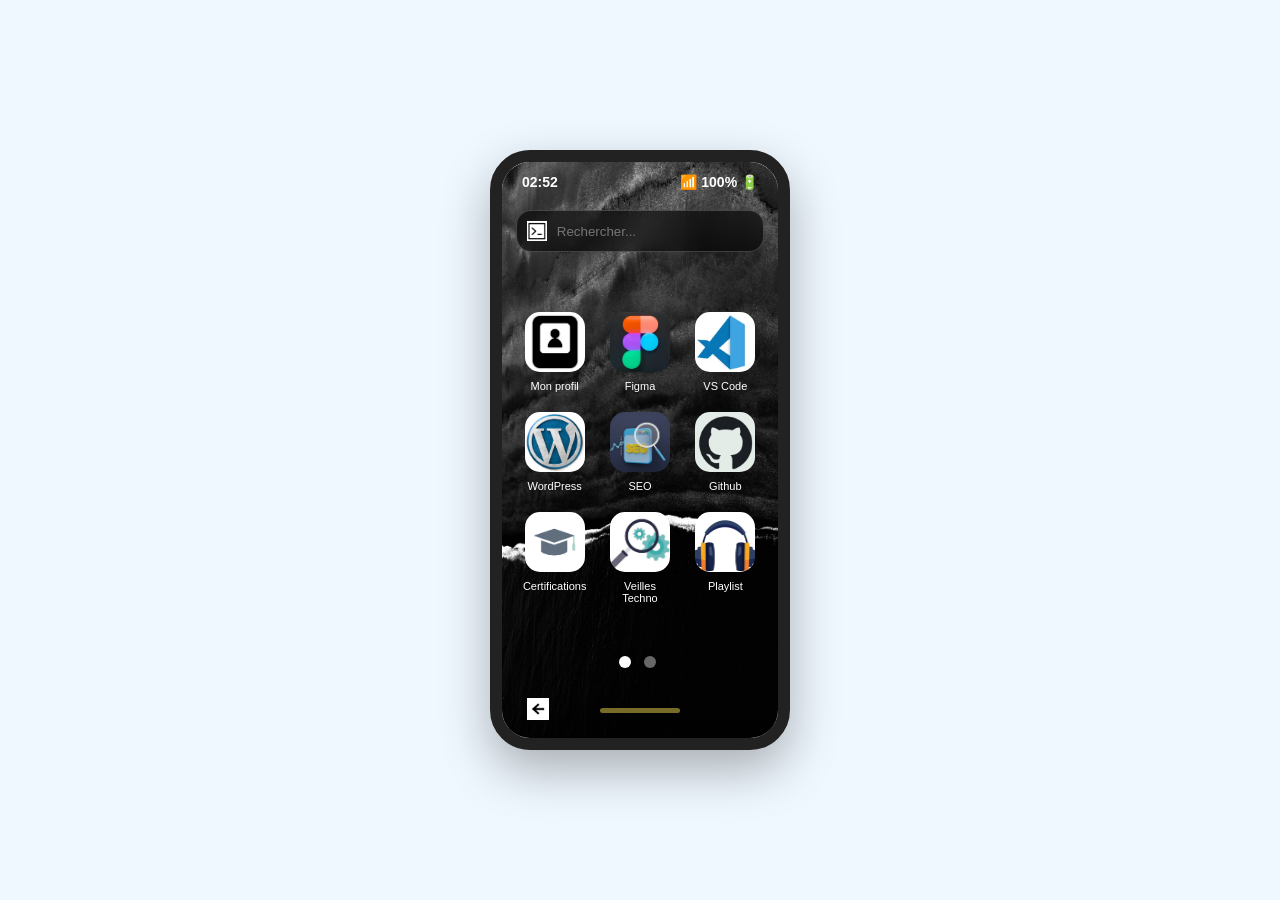
<file: index.html>
<!DOCTYPE html>
<html lang="fr">
<head>
    <meta charset="UTF-8">
    <meta name="viewport" content="width=device-width, initial-scale=1.0">
    <title>Eloise Robert - Portfolio</title>
    <link rel="stylesheet" href="styles.css">

    <meta name="description" content="Développeur web passionné spécialisé en HTML, CSS, JavaScript, WordPress, React.js, Node.js. Découvrez mes projets et mes compétences.">
    <meta name="author" content="Eloise Robert">
    <meta name="robots" content="index, follow">
    
    <meta property="og:type" content="website">
    <meta property="og:url" content="https://portfolio-er.erobert.dev-campus.fr/">
    <meta property="og:title" content="Eloise Robert | Développeur Web & Mobile">
    <meta property="og:description" content="Découvrez mon univers, mes projets web et mon parcours technique.">

</head>
<body>
    <main class="phone">
        <header class="fixed-ui">
            <div class="status-bar">
                <span id="clock">00:00</span>
                <div class="status-icons">
                    <span>📶</span>
                    <span>100% 🔋</span>
                </div>
            </div>
            <form role="search" class="terminal-bar" tabindex="0">
                <img class="logo" src="img/terminal.webp" alt="terminal">
                <input type="text" placeholder="Rechercher..." readonly>
                <ul class="suggestions">
                    <li><button type="button">Profil</button></li>
                    <li><button type="button">Contact</button></li>
                    <li><button type="button">Autres</button></li>
                </ul>
            </form>
        </header>

        <article class="screen">
            <div class="pages-container">
                <section id="home" class="page">
                    <nav>
                        <ul>
                            <li><a href="profil.html"><img class="logo" src="img/profil.webp" alt="Profil"><span>Mon profil</span></a></li>
                            <li><a href="figma.html"><img class="logo" src="img/figma.webp" alt="Figma"><span>Figma</span></a></li>
                            <li><a href="vscode.html"><img class="logo" src="img/vscode.webp" alt="VS Code"><span>VS Code</span></a></li>
                            <li><a href="wordpress.html"><img class="logo" src="img/wordpress.webp" alt="WordPress"><span>WordPress</span></a></li>
                            <li><a href="SEO.html"><img class="logo" src="img/SEO.webp" alt="SEO"><span>SEO</span></a></li>
                            <li><a href="github.html"><img class="logo" src="img/github.webp" alt="Github"><span>Github</span></a></li>
                            <li><a href="certificats.html"><img class="logo" src="img/certificats.webp" alt="Certificats"><span>Certifications</span></a></li>
                            <li><a href="veille.html"><img class="logo" src="img/veille.webp" alt="Veille"><span>Veilles Techno</span></a></li>
                            <li><a href="playlist.html"><img class="logo" src="img/playlist.webp" alt="Playlist"><span>Playlist</span></a></li>
                        </ul>
                    </nav>
                </section>
                <section id="page2" class="page">
                    <nav>
                        <ul>
                            <li><a href="autres.html"><img class="logo" src="img/autres.webp" alt="Autres"><span>Autres</span></a></li>
                            <li><a href="contact.html"><img class="logo" src="img/contact.webp" alt="Contact"><span>Contact</span></a></li>
                            <li><a href="plan-du-site"><img class="logo" src="img/document.webp" alt="Plan du site"><span>Plan du site</span></a></li>
                            <li><a href="mentions-legales.html"><img class="logo" src="img/document.webp" alt="Mentions Légales"><span>Mention Légales</span></a></li>
                            <li><a href="politique-confidentialite.html"><img class="logo" src="img/document.webp" alt="Politique de confidentialité"><span>Politique de confidentialité</span></a></li>
                        </ul>
                    </nav>
                </section>
            </div>
        </article>

        <div class="page-indicator">
            <button type="button" class="dot active" data-page="0" aria-label="Page 1"></button>
            <button type="button" class="dot" data-page="1" aria-label="Page 2"></button>
        </div>

        <footer class="phone-footer">
            <button type="button" class="back-button">
                <img src="img/retour.webp" alt="Retour">
            </button>
            <div class="home-bar"></div>
        </footer>
    </main>
    <script src="script.js"></script>
</body>
</html>
</file>
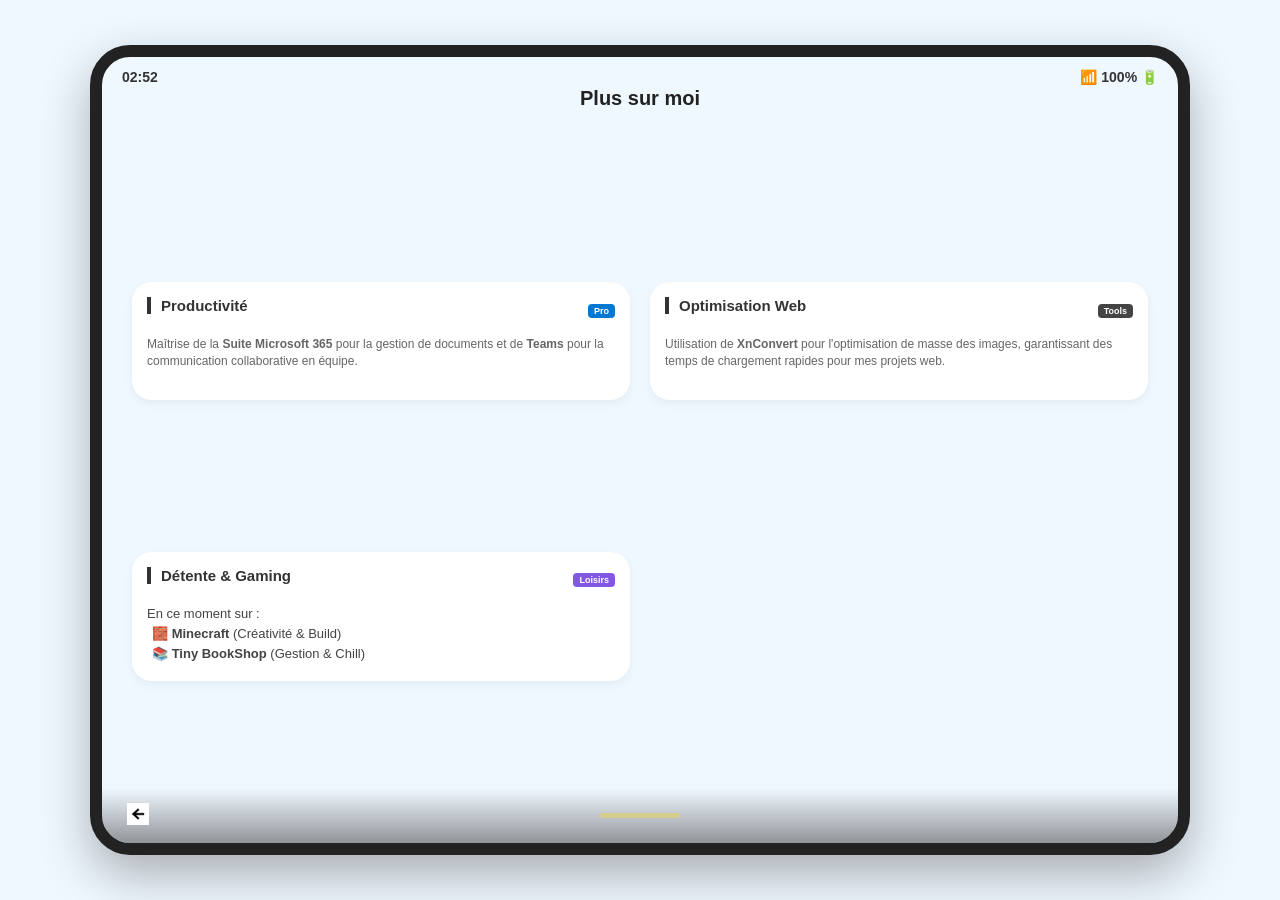
<file: autres.html>
<!DOCTYPE html>
<html lang="fr">
<head>
    <meta charset="UTF-8">
    <meta name="viewport" content="width=device-width, initial-scale=1.0">
    <title>Autres - Eloise Robert</title>
    <link rel="stylesheet" href="styles.css">
</head>
<body>
    <main class="phone profile-page">
        <header class="fixed-ui">
            <div class="status-bar dark-text">
                <span id="clock">00:00</span>
                <div class="status-icons">
                    <span>📶</span>
                    <span>100% 🔋</span>
                </div>
            </div>
        </header>

        <article class="content-scroll">
            <h1 class="page-title">Plus sur moi</h1>

            <section class="project-card">
                <div class="project-header">
                    <h2>Productivité</h2>
                    <span class="badge pro-badge">Pro</span>
                </div>
                <p class="project-desc">
                    Maîtrise de la <strong>Suite Microsoft 365</strong> pour la gestion de documents et de <strong>Teams</strong> pour la communication collaborative en équipe.
                </p>
            </section>

            <section class="project-card">
                <div class="project-header">
                    <h2>Optimisation Web</h2>
                    <span class="badge tech-badge">Tools</span>
                </div>
                <p class="project-desc">
                    Utilisation de <strong>XnConvert</strong> pour l'optimisation de masse des images, garantissant des temps de chargement rapides pour mes projets web.
                </p>
            </section>

            <section class="project-card">
                <div class="project-header">
                    <h2>Détente & Gaming</h2>
                    <span class="badge fun-badge">Loisirs</span>
                </div>
                <div class="gaming-list">
                    <p>En ce moment sur :</p>
                    <ul>
                        <li>🧱 <strong>Minecraft</strong> (Créativité & Build)</li>
                        <li>📚 <strong>Tiny BookShop</strong> (Gestion & Chill)</li>
                    </ul>
                </div>
            </section>
        </article>

        <footer class="phone-footer">
            <button type="button" class="back-button" onclick="window.history.back()">
                <img src="img/retour.webp" alt="Retour">
            </button>
            <a href="index.html" class="home-button">
                <div class="home-bar"></div>
            </a>
        </footer>
    </main>
    <script src="script.js"></script>
</body>
</html>
</file>
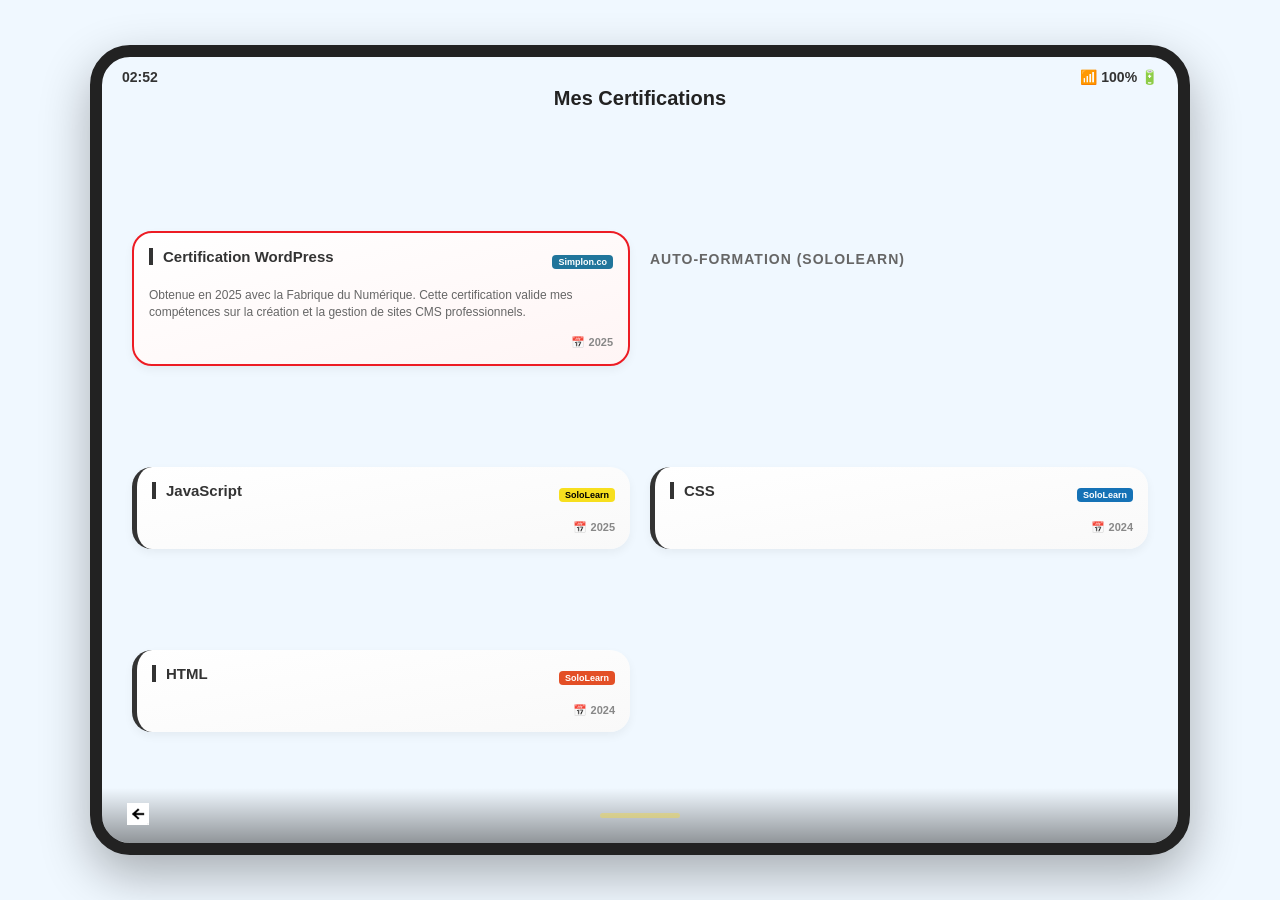
<file: certificats.html>
<!DOCTYPE html>
<html lang="fr">
<head>
    <meta charset="UTF-8">
    <meta name="viewport" content="width=device-width, initial-scale=1.0">
    <title>Certifications - Eloise Robert</title>
    <link rel="stylesheet" href="styles.css">
</head>
<body>
    <main class="phone profile-page">
        <header class="fixed-ui">
            <div class="status-bar dark-text">
                <span id="clock">00:00</span>
                <div class="status-icons">
                    <span>📶</span>
                    <span>100% 🔋</span>
                </div>
            </div>
        </header>

        <article class="content-scroll">
            <h1 class="page-title">Mes Certifications</h1>

            <section class="project-card cert-simplon">
                <div class="project-header">
                    <h2>Certification WordPress</h2>
                    <span class="badge wp-badge">Simplon.co</span>
                </div>
                <p class="project-desc">Obtenue en 2025 avec la Fabrique du Numérique. Cette certification valide mes compétences sur la création et la gestion de sites CMS professionnels.</p>
                <div class="cert-footer">
                    <span class="cert-date">📅 2025</span>
                </div>
            </section>

            <h2 class="section-subtitle">Auto-formation (SoloLearn)</h2>

            <section class="project-card cert-sololearn">
                <div class="project-header">
                    <h2>JavaScript</h2>
                    <span class="badge js">SoloLearn</span>
                </div>
                <div class="cert-footer">
                    <span class="cert-date">📅 2025</span>
                </div>
            </section>

            <section class="project-card cert-sololearn">
                <div class="project-header">
                    <h2>CSS</h2>
                    <span class="badge css">SoloLearn</span>
                </div>
                <div class="cert-footer">
                    <span class="cert-date">📅 2024</span>
                </div>
            </section>

            <section class="project-card cert-sololearn">
                <div class="project-header">
                    <h2>HTML</h2>
                    <span class="badge html">SoloLearn</span>
                </div>
                <div class="cert-footer">
                    <span class="cert-date">📅 2024</span>
                </div>
            </section>
        </article>

        <footer class="phone-footer">
            <button type="button" class="back-button" onclick="window.history.back()">
                <img src="img/retour.webp" alt="Retour">
            </button>
            <a href="index.html" class="home-button">
                <div class="home-bar"></div>
            </a>
        </footer>
    </main>
    <script src="script.js"></script>
</body>
</html>
</file>
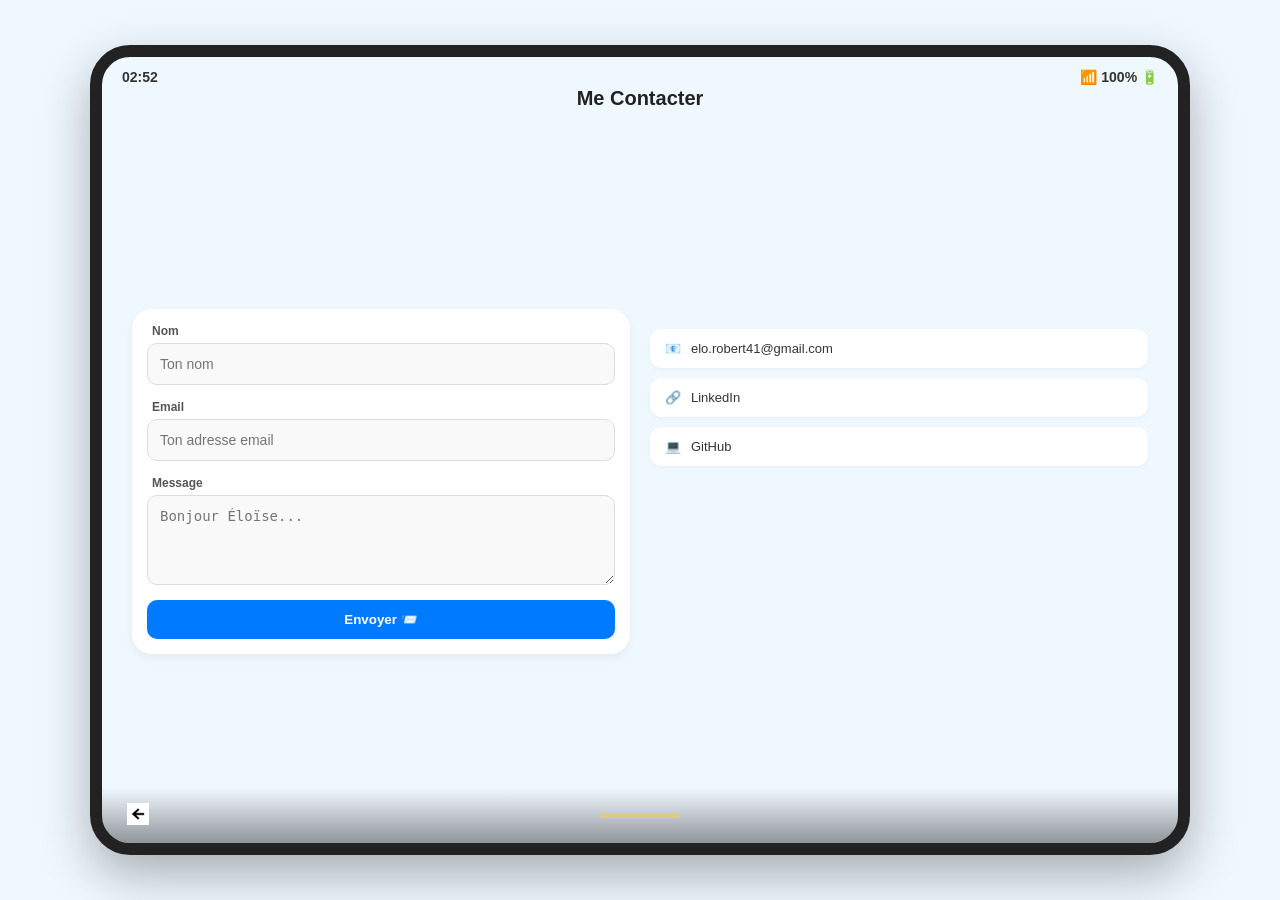
<file: contact.html>
<!DOCTYPE html>
<html lang="fr">
<head>
    <meta charset="UTF-8">
    <meta name="viewport" content="width=device-width, initial-scale=1.0">
    <title>Contact - Eloise Robert</title>
    <link rel="stylesheet" href="styles.css">
</head>
<body>
    <main class="phone profile-page">
        <header class="fixed-ui">
            <div class="status-bar dark-text">
                <span id="clock">00:00</span>
                <div class="status-icons">
                    <span>📶</span>
                    <span>100% 🔋</span>
                </div>
            </div>
        </header>

        <article class="content-scroll">
            <h1 class="page-title">Me Contacter</h1>

            <section class="project-card">
                <form class="contact-form" action="https://formspree.io/f/mbdrppdw" method="POST">
                    <div class="input-group">
                        <label for="name">Nom</label>
                        <input type="text" name="nom" id="name" placeholder="Ton nom">
                    </div>
                    <div class="input-group">
                        <label for="email">Email</label>
                        <input type="email" name="email" id="email" placeholder="Ton adresse email">
                    </div>
                    <div class="input-group">
                        <label for="message">Message</label>
                        <textarea name="message" id="message" rows="4" placeholder="Bonjour Éloïse..."></textarea>
                    </div>
                    <button type="submit" class="send-btn">Envoyer 📨</button>
                </form>
            </section>

            <div class="contact-links">
                <a href="mailto:elo.robert41@gmail.com" class="contact-pill">
                    <span>📧</span> elo.robert41@gmail.com
                </a>
                <a href="www.linkedin.com/in/eloise-robert-0b36902a6" target="_blank" class="contact-pill">
                    <span>🔗</span> LinkedIn
                </a>
                <a href="https://github.com/elo41flo" target="_blank" class="contact-pill">
                    <span>💻</span> GitHub
                </a>
            </div>
        </article>

        <footer class="phone-footer">
            <button type="button" class="back-button" onclick="window.history.back()">
                <img src="img/retour.webp" alt="Retour">
            </button>
            <a href="index.html" class="home-button">
                <div class="home-bar"></div>
            </a>
        </footer>
    </main>
    <script src="script.js"></script>
</body>
</html>
</file>
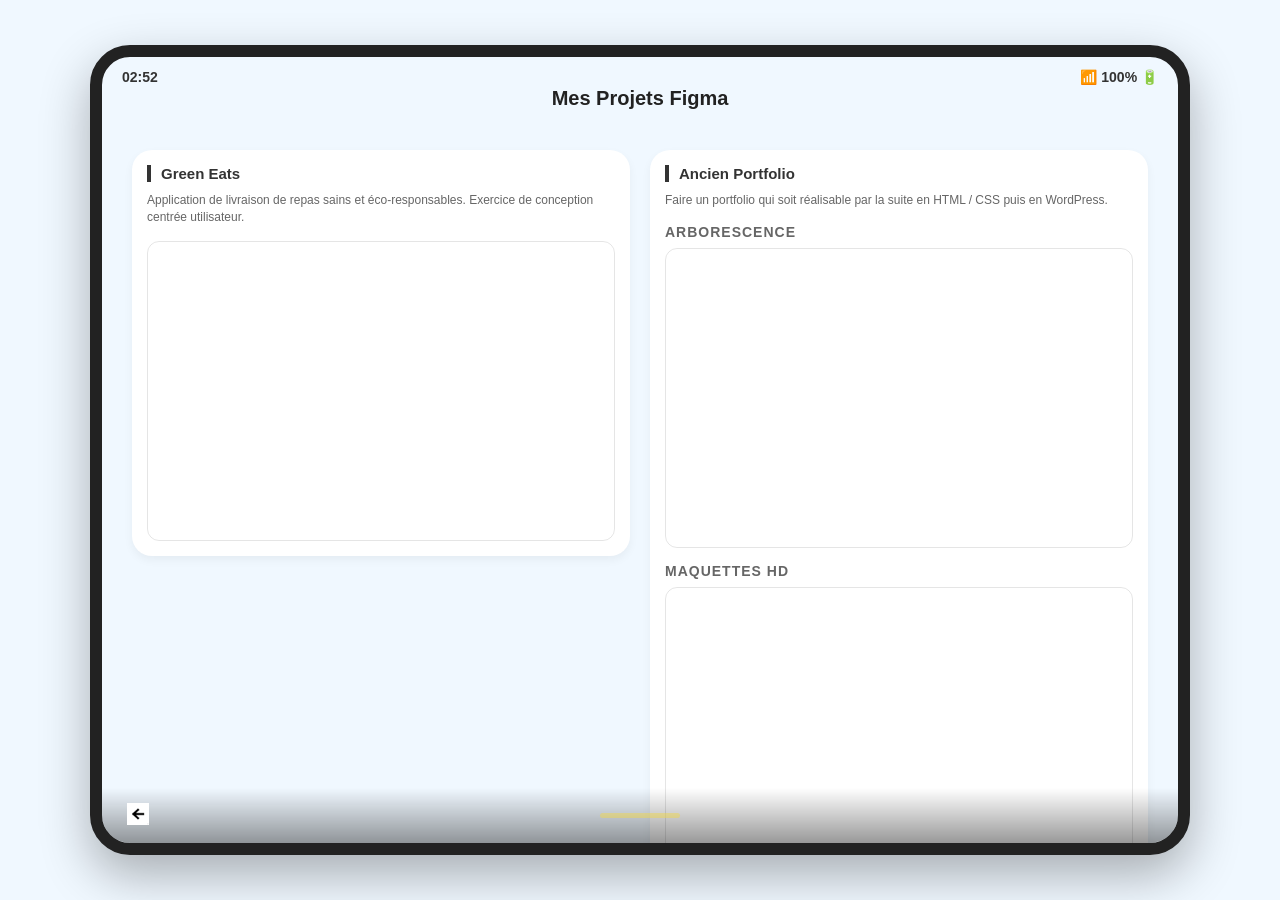
<file: figma.html>
<!DOCTYPE html>
<html lang="fr">
<head>
    <meta charset="UTF-8">
    <meta name="viewport" content="width=device-width, initial-scale=1.0">
    <title>Projets Figma - Eloise Robert</title>
    <link rel="stylesheet" href="styles.css">
</head>
<body>
    <main class="phone profile-page">
        <header class="fixed-ui">
            <div class="status-bar dark-text">
                <span id="clock">00:00</span>
                <div class="status-icons">
                    <span>📶</span>
                    <span>100% 🔋</span>
                </div>
            </div>
        </header>

        <article class="content-scroll">
            <h1 class="page-title">Mes Projets Figma</h1>

            <section class="project-card">
                <h2>Green Eats</h2>
                <p class="project-desc">Application de livraison de repas sains et éco-responsables. Exercice de conception centrée utilisateur.</p>
                <div class="iframe-container">
                    <iframe 
                        style="border: 1px solid rgba(0, 0, 0, 0.1);" 
                        width="100%" 
                        height="300" 
                        src="https://embed.figma.com/proto/PFJuTXQVcdMkzOB7UsS6nB/GreenEats-wireframes?page-id=0%3A1&node-id=1-26&starting-point-node-id=1%3A26&embed-host=share" 
                        allowfullscreen>
                    </iframe>
                </div>
            </section>

            <section class="project-card">
                <h2>Ancien Portfolio</h2>
                <p class="project-desc">Faire un portfolio qui soit réalisable par la suite en HTML / CSS puis en WordPress.</p>
                <div class="iframe-container">
                    <h3>Arborescence</h3>
                    <iframe 
                        style="border: 1px solid rgba(0, 0, 0, 0.1);" 
                        width="100%" 
                        height="300" 
                        src="https://embed.figma.com/board/K57MNqbvjgC1AH38eAk7iJ/Arborescence-Portfolio?node-id=0-1&embed-host=share" 
                        allowfullscreen>
                    </iframe>
                </div>
                <div class="design-box">
                    <h3>Maquettes HD</h3>
                    <iframe 
                        style="border: 1px solid rgba(0, 0, 0, 0.1);" 
                        width="100%" 
                        height="300" 
                        src="https://embed.figma.com/design/mTfIIh4MMRUURDrhvh7Tgi/Portfolio-2?node-id=0-1&embed-host=share" 
                        allowfullscreen>
                    </iframe>
                </div>
            </section>

            <section class="project-card">
                <h2>Projet ODD</h2>
                <p class="project-desc">Projet client dans le but de passer la certification WordPress</p>
                <div class="iframe-container">
                    <h3>Wireframes</h3>
                    <iframe 
                        style="border: 1px solid rgba(0, 0, 0, 0.1);" 
                        width="100%" 
                        height="300" 
                        src="https://embed.figma.com/proto/WGkimykeXPuiNu4J42tJDH/ODD---Wireframes?page-id=0%3A1&node-id=7-3&p=f&viewport=562%2C176%2C0.25&scaling=min-zoom&content-scaling=fixed&starting-point-node-id=7%3A3&embed-host=share" 
                        allowfullscreen>
                    </iframe>
                </div>
                <div class="design-box">
                    <h3>Maquettes HD</h3>
                    <iframe 
                        style="border: 1px solid rgba(0, 0, 0, 0.1);" 
                        width="100%" 
                        height="300" 
                        src="https://embed.figma.com/proto/VWUqwArSS6oCpJm75hSAWj/ODD---Maquette-HD?page-id=0%3A1&node-id=1-22&p=f&viewport=4%2C149%2C0.07&scaling=min-zoom&content-scaling=fixed&embed-host=share" 
                        allowfullscreen>
                    </iframe>
                </div>
            </section>

            <section class="project-card">
                <h2>Reproduction Web</h2>
                <p class="project-desc">Réalisé dans le but de comprendre l'interêt des wireframes et apprendre à se servir de Figma.</p>
                <div class="iframe-container">
                    <h3>Wireframes</h3>
                    <iframe 
                        style="border: 1px solid rgba(0, 0, 0, 0.1);" 
                        width="100%" 
                        height="300" 
                        src="https://embed.figma.com/proto/lA4Z7PFhCGTOdwkmOH0CBq/Maquette-Deliveroo?page-id=0%3A1&node-id=3-102&p=f&viewport=-352%2C386%2C0.43&scaling=min-zoom&content-scaling=fixed&embed-host=share" 
                        allowfullscreen>
                    </iframe>
                </div>
            </section>

            <section class="project-card">
                <h2>StartUp Challenge Chateauroux novembre 2025</h2>
                <p class="project-desc">Réalisé dans le but de donner du contexte à notre pitch.</p>
                <div class="iframe-container">
                    <h3>Maquette HD</h3>
                    <iframe 
                        style="border: 1px solid rgba(0, 0, 0, 0.1);" 
                        width="100%" 
                        height="300" 
                        src="https://embed.figma.com/proto/k51fOB2PqEvMrePKifKode/Maquette-HD-Balsan?page-id=0%3A1&node-id=1-2&p=f&viewport=149%2C311%2C0.06&scaling=min-zoom&content-scaling=fixed&starting-point-node-id=1%3A2&embed-host=share" 
                        allowfullscreen>
                    </iframe>
                </div>
            </section>
        </article>

        <footer class="phone-footer">
            <button type="button" class="back-button" onclick="window.history.back()">
                <img src="img/retour.webp" alt="Retour">
            </button>
            <a href="index.html" class="home-button">
                <div class="home-bar"></div>
            </a>
        </footer>
    </main>
    <script src="script.js"></script>
</body>
</html>
</file>
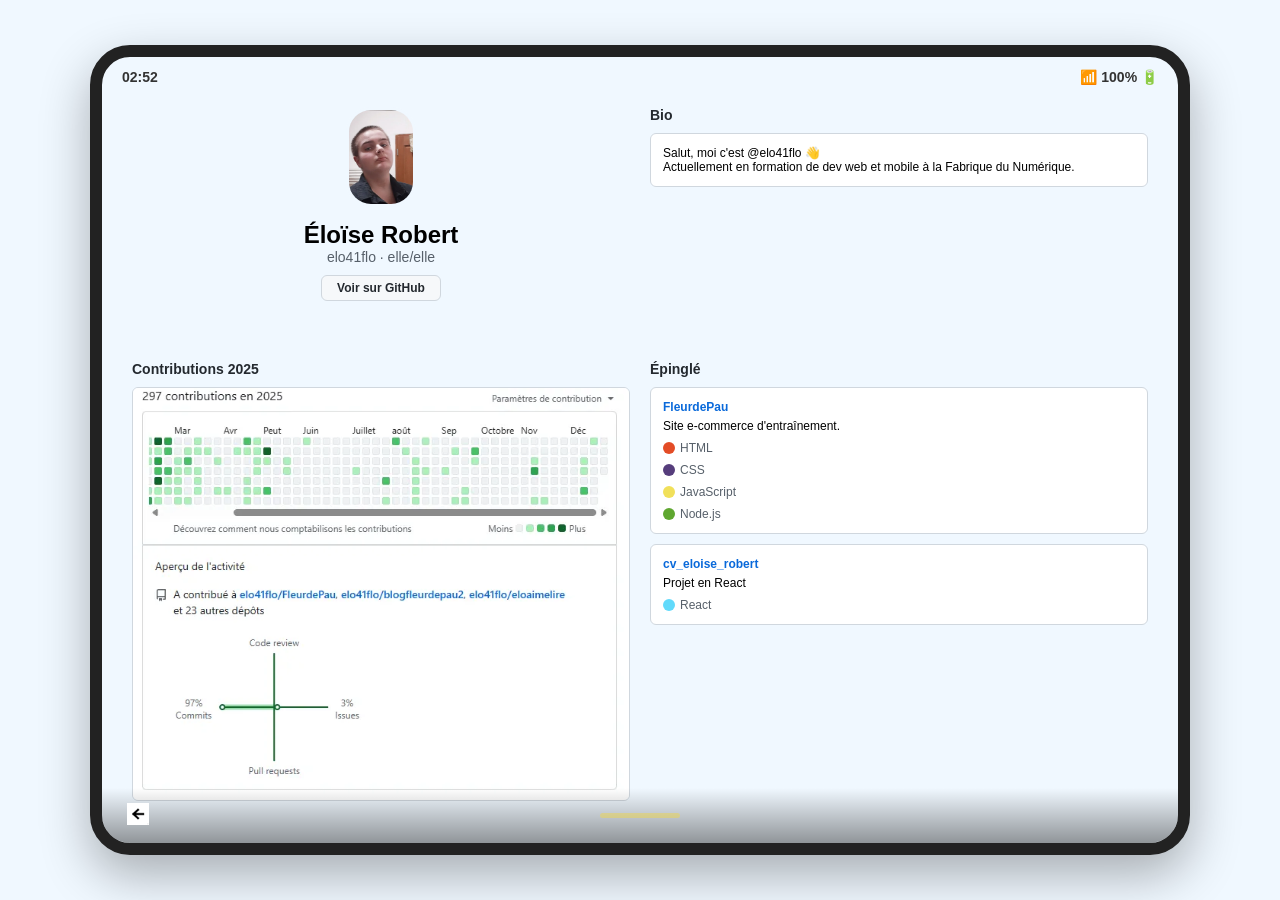
<file: github.html>
<!DOCTYPE html>
<html lang="fr">
<head>
    <meta charset="UTF-8">
    <meta name="viewport" content="width=device-width, initial-scale=1.0">
    <title>GitHub - Eloise Robert</title>
    <link rel="stylesheet" href="styles.css">
</head>
<body>
    <main class="phone profile-page">
        <header class="fixed-ui">
            <div class="status-bar dark-text">
                <span id="clock">00:00</span>
                <div class="status-icons">
                    <span>📶</span>
                    <span>100% 🔋</span>
                </div>
            </div>
        </header>

        <article class="content-scroll">
            <div class="github-header">
                <img src="img/photo_profil.webp" alt="Éloïse Robert" class="gh-avatar">
                <h1>Éloïse Robert</h1>
                <p class="gh-username">elo41flo · elle/elle</p>
                <a href="https://github.com/elo41flo" target="_blank" class="gh-edit-btn">Voir sur GitHub</a>
            </div>

            <section class="gh-section">
                <h3>Bio</h3>
                <div class="gh-bio-card">
                    <p>Salut, moi c'est @elo41flo 👋</p>
                    <p>Actuellement en formation de dev web et mobile à la Fabrique du Numérique.</p>
                </div>
            </section>

            <section class="gh-section">
                <h3>Contributions 2025</h3>
                <div class="gh-graph-container">
                    <img src="img/graphique_git.webp" alt="Graphique de contributions" class="gh-graph-img">
                </div>
            </section>

            <section class="gh-section">
                <h3>Épinglé</h3>
                <div class="pinned-grid">
                    <div class="pin-card">
                        <span class="pin-title">FleurdePau</span>
                        <p>Site e-commerce d'entraînement.</p>
                        <span class="pin-lang"><span class="dot html"></span> HTML</span>
                        <span class="pin-lang"><span class="dot css"></span> CSS</span>
                        <span class="pin-lang"><span class="dot js"></span> JavaScript</span>
                        <span class="pin-lang"><span class="dot node_js"></span> Node.js</span>
                    </div>
                    <div class="pin-card">
                        <span class="pin-title">cv_eloise_robert</span>
                        <p>Projet en React</p>
                        <span class="pin-lang"><span class="dot react"></span> React</span>
                    </div>
                </div>
            </section>
        </article>

        <footer class="phone-footer">
            <button type="button" class="back-button" onclick="window.history.back()">
                <img src="img/retour.webp" alt="Retour">
            </button>
            <a href="index.html" class="home-button">
                <div class="home-bar"></div>
            </a>
        </footer>
    </main>
    <script src="script.js"></script>
</body>
</html>
</file>
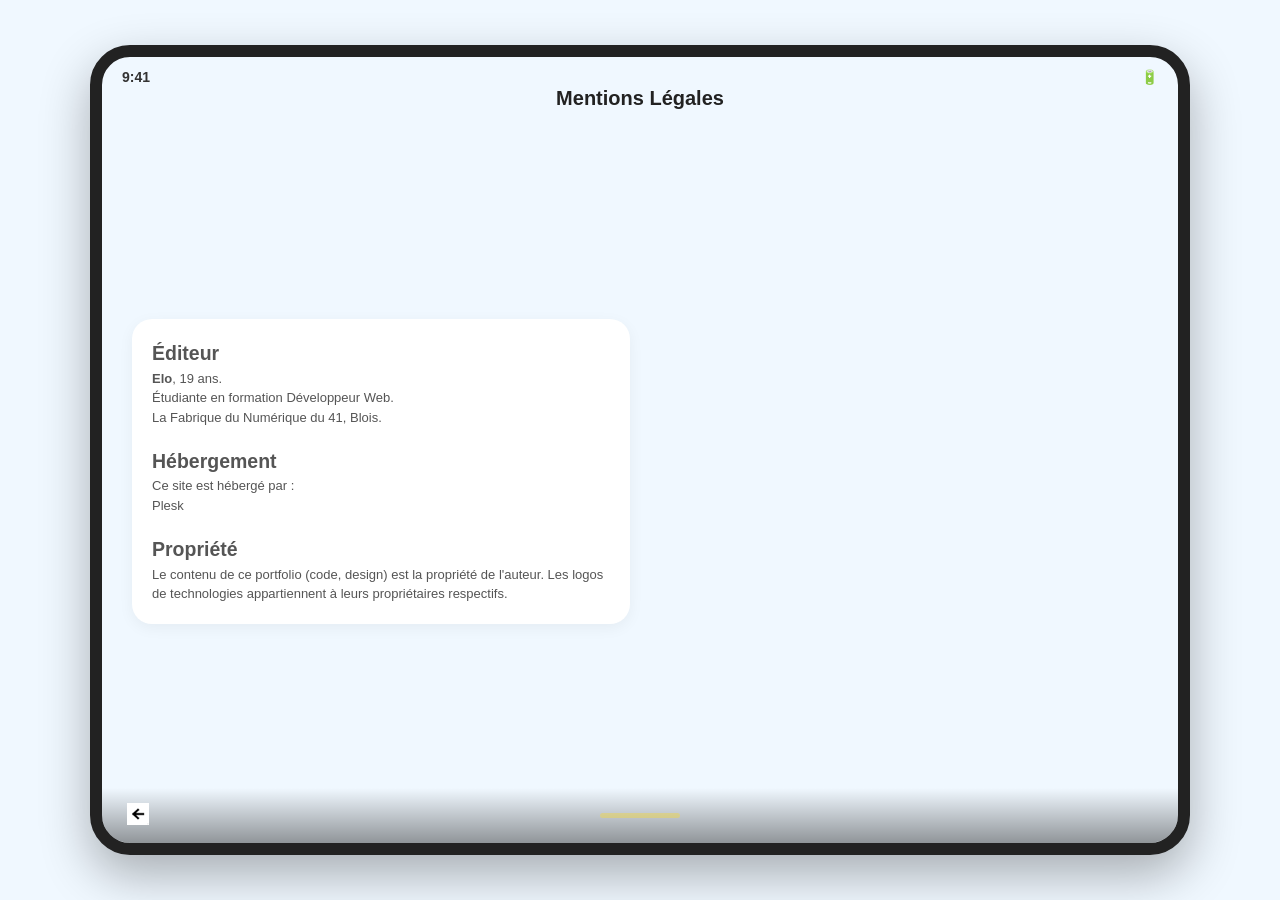
<file: mentions-legales.html>
<!DOCTYPE html>
<html lang="fr">
<head>
    <meta charset="UTF-8">
    <meta name="viewport" content="width=device-width, initial-scale=1.0">
    <title>Mentions Légales</title>
    <link rel="stylesheet" href="styles.css">
</head>
<body>

    <main class="phone profile-page">
        <div class="fixed-ui">
            <div class="status-bar dark-text">
                <span>9:41</span>
                <span>🔋</span>
            </div>
        </div>

        <div class="content-scroll">
            <h1 class="page-title">Mentions Légales</h1>
            
            <section class="profile-card">
                <div class="bio-text">
                    <h2>Éditeur</h2>
                    <p><strong>Elo</strong>, 19 ans.<br>
                    Étudiante en formation Développeur Web.<br>
                    La Fabrique du Numérique du 41, Blois.</p>
                    
                    <h2 style="margin-top:20px;">Hébergement</h2>
                    <p>Ce site est hébergé par :<br>
                    Plesk<br>
                    
                    <h2 style="margin-top:20px;">Propriété</h2>
                    <p>Le contenu de ce portfolio (code, design) est la propriété de l'auteur. Les logos de technologies appartiennent à leurs propriétaires respectifs.</p>
                </div>
            </section>
        </div>

        <div class="phone-footer">
            <a href="index.html" class="back-button">
                <img src="img/retour.webp" alt="Retour">
            </a>
            <a href="index.html" class="home-button">
                <div class="home-bar"></div>
            </a>
        </div>
    </main>

</body>
</html>
</file>
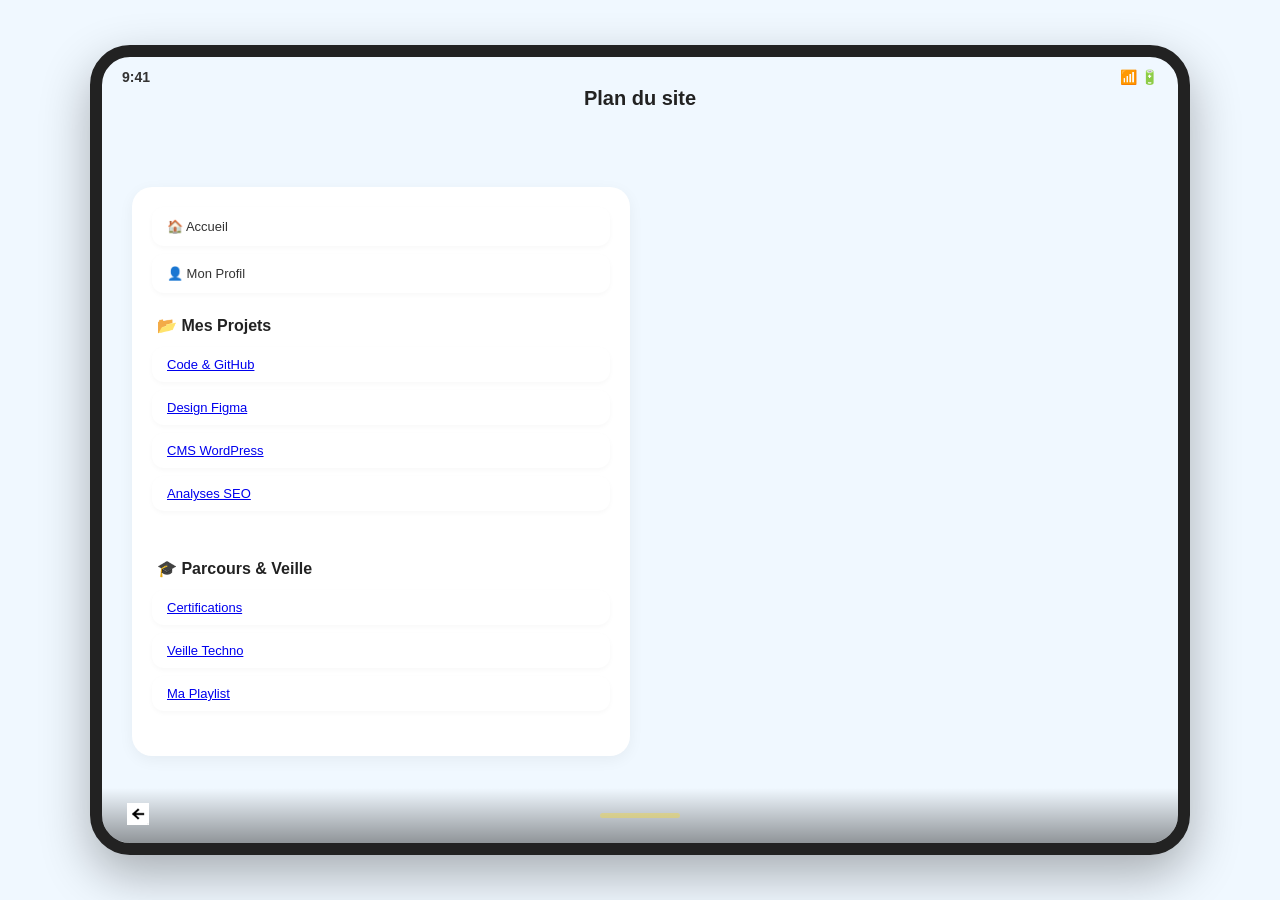
<file: plan-du-site.html>
<!DOCTYPE html>
<html lang="fr">
<head>
    <meta charset="UTF-8">
    <meta name="viewport" content="width=device-width, initial-scale=1.0">
    <title>Plan du site | Elo Portfolio</title>
    <link rel="stylesheet" href="styles.css">
</head>
<body>

    <main class="phone profile-page">
        <div class="fixed-ui">
            <div class="status-bar dark-text">
                <span>9:41</span>
                <div class="status-icons">
                    <span>📶</span> <span>🔋</span>
                </div>
            </div>
        </div>

        <div class="content-scroll">
            <h1 class="page-title">Plan du site</h1>
            
            <div class="profile-card">
                <nav class="soft-skills-list">
                    <a href="index.html" class="contact-pill">🏠 Accueil</a>
                    <a href="profil.html" class="contact-pill">👤 Mon Profil</a>
                    
                    <div class="info-section" style="text-align: left; margin-top: 15px;">
                        <h2>📂 Mes Projets</h2>
                        <div class="soft-skills-list">
                            <a href="github.html" class="pill">Code & GitHub</a>
                            <a href="figma.html" class="pill">Design Figma</a>
                            <a href="wordpress.html" class="pill">CMS WordPress</a>
                            <a href="SEO.html" class="pill">Analyses SEO</a>
                        </div>
                    </div>

                    <div class="info-section" style="text-align: left; margin-top: 15px;">
                        <h2>🎓 Parcours & Veille</h2>
                        <div class="soft-skills-list">
                            <a href="certificats.html" class="pill">Certifications</a>
                            <a href="veille.html" class="pill">Veille Techno</a>
                            <a href="playlist.html" class="pill">Ma Playlist</a>
                        </div>
                    </div>
                </nav>
            </div>
        </div>

        <div class="phone-footer">
            <a href="index.html" class="back-button">
                <img src="img/retour.webp" alt="Retour">
            </a>
            <a href="index.html" class="home-button">
                <div class="home-bar"></div>
            </a>
        </div>
    </main>

</body>
</html>
</file>
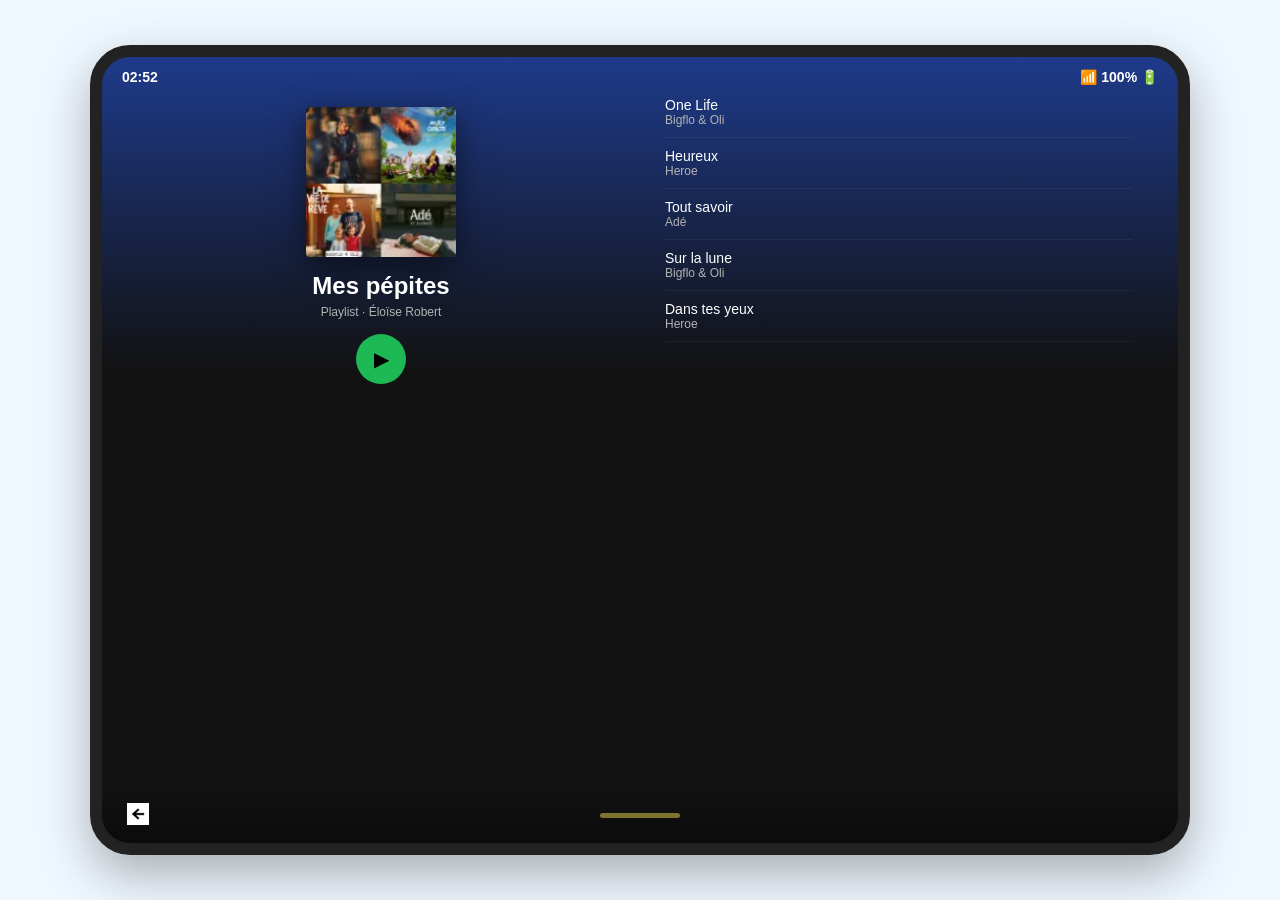
<file: playlist.html>
<!DOCTYPE html>
<html lang="fr">
<head>
    <meta charset="UTF-8">
    <meta name="viewport" content="width=device-width, initial-scale=1.0">
    <title>Ma Playlist - Eloise Robert</title>
    <link rel="stylesheet" href="styles.css">
</head>
<body>
    <main class="phone profile-page spotify-bg">
        <header class="fixed-ui">
            <div class="status-bar">
                <span id="clock">00:00</span>
                <div class="status-icons">
                    <span>📶</span>
                    <span>100% 🔋</span>
                </div>
            </div>
        </header>

        <article class="content-scroll">
            <div class="playlist-header">
                <div class="playlist-cover">
                    <img src="img/couv_playlist.webp" alt="Cover Playlist">
                </div>
                <h1>Mes pépites</h1>
                <p class="playlist-info">Playlist · Éloïse Robert</p>
                <div class="play-actions">
                    <button class="play-btn">▶</button>
                </div>
            </div>

            <ul class="song-list">
                <li class="song-item">
                    <div class="song-info">
                        <span class="song-title">One Life</span>
                        <span class="song-artist">Bigflo & Oli</span>
                    </div>
                </li>
                <li class="song-item">
                    <div class="song-info">
                        <span class="song-title">Heureux</span>
                        <span class="song-artist">Heroe</span>
                    </div>
                </li>
                <li class="song-item">
                    <div class="song-info">
                        <span class="song-title">Tout savoir</span>
                        <span class="song-artist">Adé</span>
                    </div>
                </li>
                <li class="song-item">
                    <div class="song-info">
                        <span class="song-title">Sur la lune</span>
                        <span class="song-artist">Bigflo & Oli</span>
                    </div>
                </li>
                <li class="song-item">
                    <div class="song-info">
                        <span class="song-title">Dans tes yeux</span>
                        <span class="song-artist">Heroe</span>
                    </div>
                </li>
            </ul>
        </article>

        <footer class="phone-footer">
            <button type="button" class="back-button" onclick="window.history.back()">
                <img src="img/retour.webp" alt="Retour">
            </button>
            <a href="index.html" class="home-button">
                <div class="home-bar"></div>
            </a>
        </footer>
    </main>
    <script src="script.js"></script>
</body>
</html>
</file>
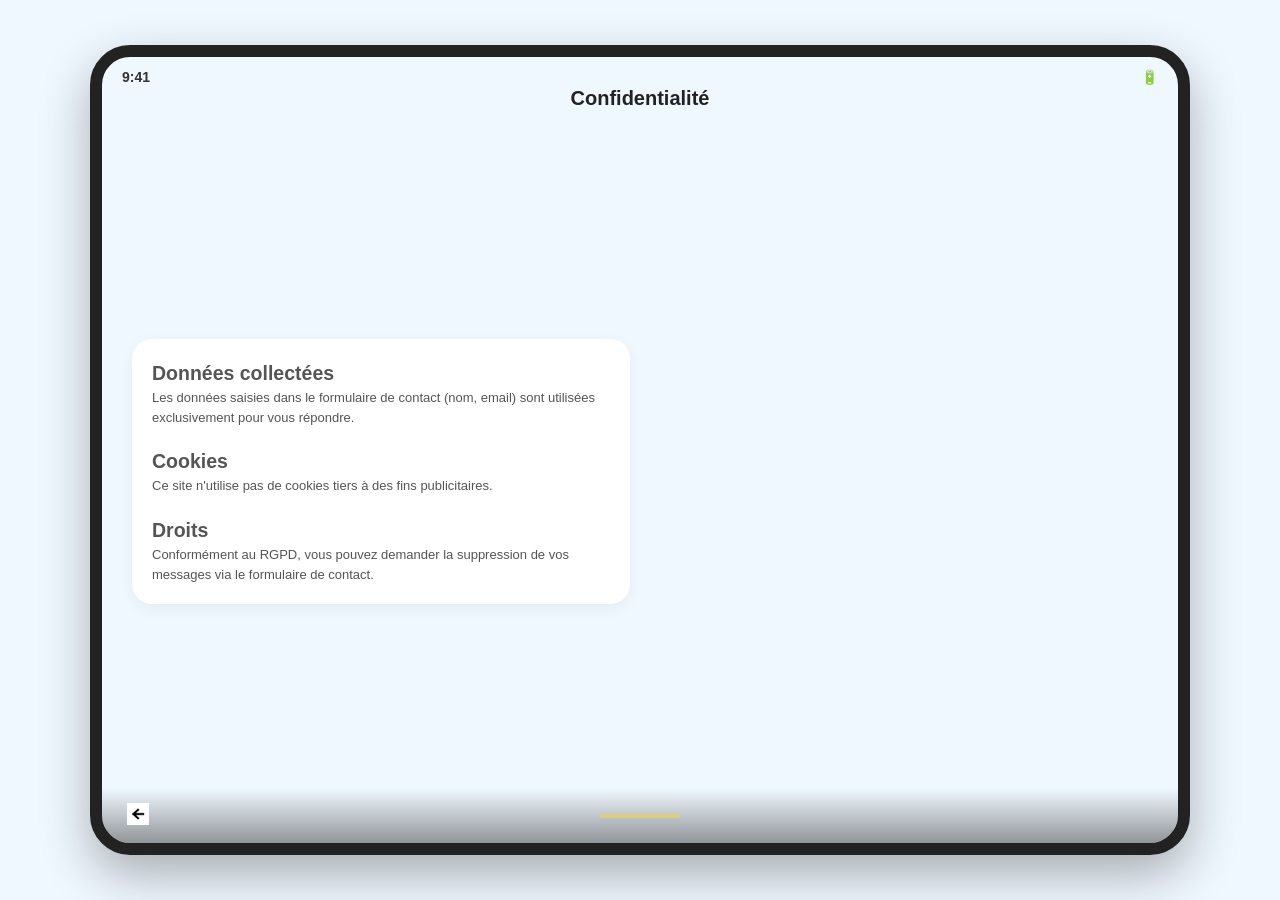
<file: politique-confidentialite.html>
<!DOCTYPE html>
<html lang="fr">
<head>
    <meta charset="UTF-8">
    <meta name="viewport" content="width=device-width, initial-scale=1.0">
    <title>Confidentialité</title>
    <link rel="stylesheet" href="styles.css">
</head>
<body>

    <main class="phone profile-page">
        <div class="fixed-ui">
            <div class="status-bar dark-text"><span>9:41</span><span>🔋</span></div>
        </div>

        <div class="content-scroll">
            <h1 class="page-title">Confidentialité</h1>
            
            <section class="profile-card">
                <div class="bio-text">
                    <h2>Données collectées</h2>
                    <p>Les données saisies dans le formulaire de contact (nom, email) sont utilisées exclusivement pour vous répondre.</p>
                    
                    <h2 style="margin-top:20px;">Cookies</h2>
                    <p>Ce site n'utilise pas de cookies tiers à des fins publicitaires.</p>
                    
                    <h2 style="margin-top:20px;">Droits</h2>
                    <p>Conformément au RGPD, vous pouvez demander la suppression de vos messages via le formulaire de contact.</p>
                </div>
            </section>
        </div>

        <div class="phone-footer">
            <a href="index.html" class="back-button">
                <img src="img/retour.webp" alt="Retour">
            </a>
            <a href="index.html" class="home-button">
                <div class="home-bar"></div>
            </a>
        </div>
    </main>

</body>
</html>
</file>
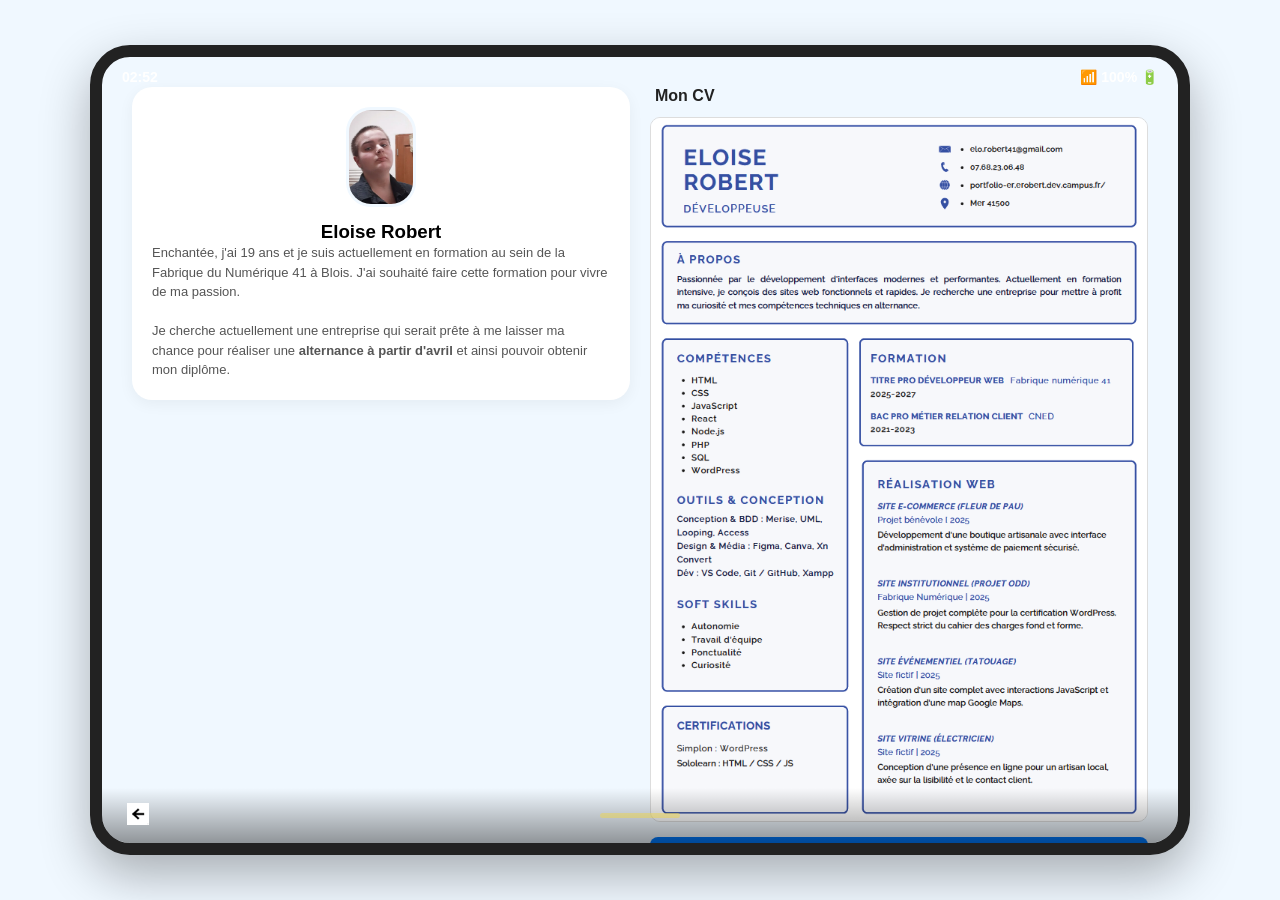
<file: profil.html>
<!DOCTYPE html>
<html lang="fr">

<head>
    <meta charset="UTF-8">
    <meta name="viewport" content="width=device-width, initial-scale=1.0">
    <title>Eloise Robert - Portfolio</title>
    <link rel="stylesheet" href="styles.css">
</head>

<body>
    <main class="phone profile-page">
        <header class="fixed-ui">
            <div class="status-bar">
                <span id="clock">00:00</span>
                <div class="status-icons">
                    <span class="wifi">📶</span>
                    <span class="battery">100% 🔋</span>
                </div>
            </div>
        </header>
        
        <article class="content-scroll">
            <section class="profile-card">
                <img src="img/photo_profil.webp" alt="Eloise Robert" class="profile-pic">
                <h1>Eloise Robert</h1>
                <p class="bio-text">
                    Enchantée, j'ai 19 ans et je suis actuellement en formation au sein de la Fabrique du Numérique 41 à Blois. J'ai souhaité faire cette formation pour vivre de ma passion.<br><br>
                    Je cherche actuellement une entreprise qui serait prête à me laisser ma chance pour réaliser une <strong>alternance à partir d'avril</strong> et ainsi pouvoir obtenir mon diplôme.
                </p>
            </section>

            <section class="info-section">
                <h2>Mon CV</h2>
                <div class="cv-preview">
                    <a href="img/CV.pdf" target="_blank">
                        <img src="img/cv.png" alt="Aperçu CV" class="cv-img">
                        <div class="overlay">Cliquez pour lire</div>
                    </a>
                </div>
                <a href="img/CV.pdf" download class="download-btn">Télécharger le CV (PDF)</a>
            </section>

            <section class="info-section">
                <h2>Hard Skills</h2>
                <div class="skills-grid">
                    <span>HTML</span><span>CSS</span><span>JavaScript</span>
                    <span>React.js</span><span>Merise</span><span>Node.js</span>
                    <span>PHP</span><span>Figma</span><span>SEO</span>
                    <span>UI/UX</span><span>Tailwind CSS</span>
                </div>
            </section>

            <section class="info-section">
                <h2>Soft Skills</h2>
                <div class="soft-skills-list">
                    <div class="pill">✨ Patiente</div>
                    <div class="pill">⏰ Ponctuelle</div>
                    <div class="pill">🔥 Passionnée</div>
                </div>
            </section>
        </article>

        <footer class="phone-footer">
            <button type="button" class="back-button" onclick="window.history.back()">
                <img src="img/retour.webp" alt="Retour">
            </button>
            <a href="index.html" class="home-button">
                <div class="home-bar"></div>
            </a>
        </footer>
    </main>
    <script src="script.js"></script>
</body>

</html>
</file>
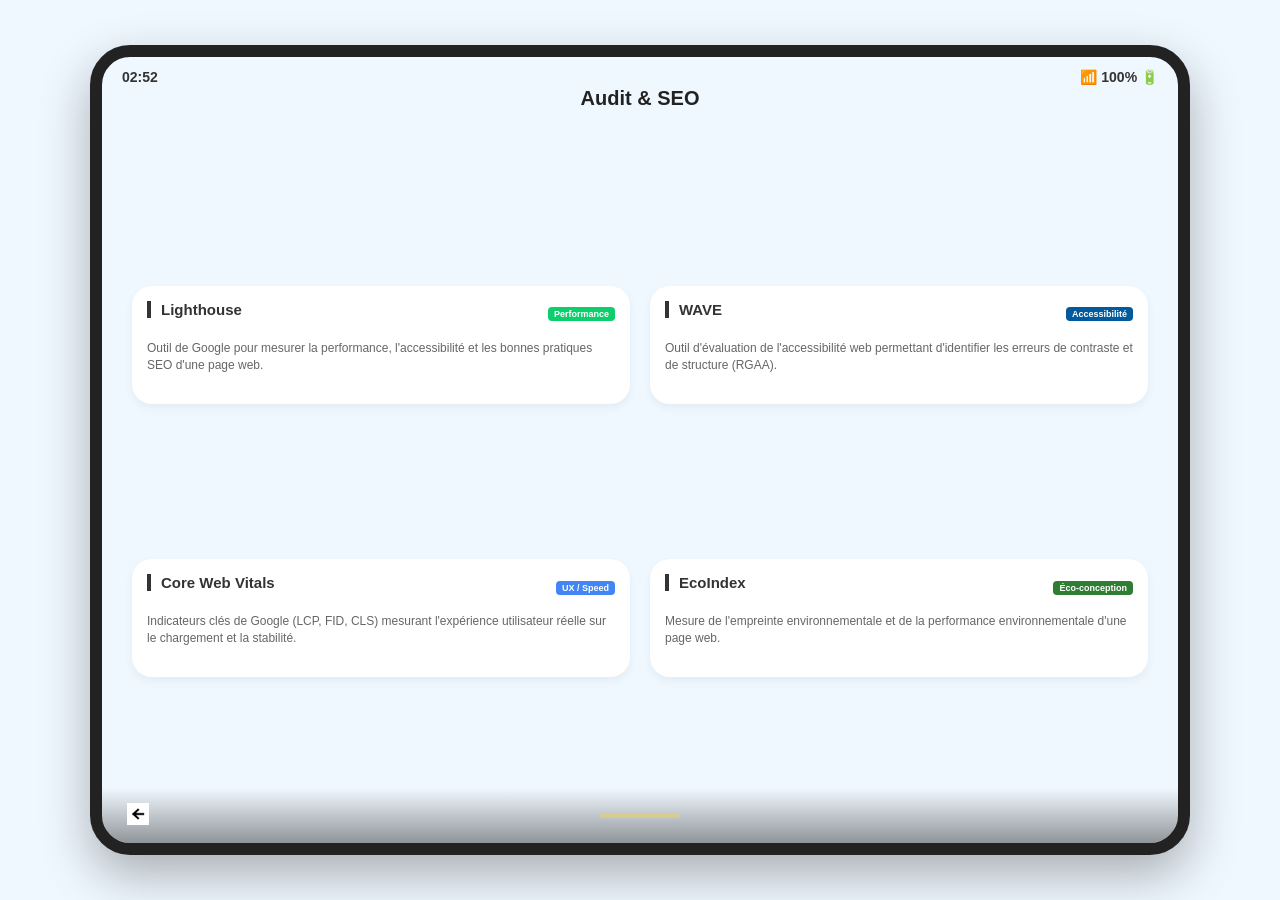
<file: SEO.html>
<!DOCTYPE html>
<html lang="fr">
<head>
    <meta charset="UTF-8">
    <meta name="viewport" content="width=device-width, initial-scale=1.0">
    <title>Outils SEO - Eloise Robert</title>
    <link rel="stylesheet" href="styles.css">
</head>
<body>
    <main class="phone profile-page">
        <header class="fixed-ui">
            <div class="status-bar dark-text">
                <span id="clock">00:00</span>
                <div class="status-icons">
                    <span>📶</span>
                    <span>100% 🔋</span>
                </div>
            </div>
        </header>

        <article class="content-scroll">
            <h1 class="page-title">Audit & SEO</h1>

            <section class="project-card">
                <div class="project-header">
                    <h2>Lighthouse</h2>
                    <span class="badge seo-perf">Performance</span>
                </div>
                <p class="project-desc">Outil de Google pour mesurer la performance, l'accessibilité et les bonnes pratiques SEO d'une page web.</p>
            </section>

            <section class="project-card">
                <div class="project-header">
                    <h2>WAVE</h2>
                    <span class="badge seo-acc">Accessibilité</span>
                </div>
                <p class="project-desc">Outil d'évaluation de l'accessibilité web permettant d'identifier les erreurs de contraste et de structure (RGAA).</p>
            </section>

            <section class="project-card">
                <div class="project-header">
                    <h2>Core Web Vitals</h2>
                    <span class="badge seo-ux">UX / Speed</span>
                </div>
                <p class="project-desc">Indicateurs clés de Google (LCP, FID, CLS) mesurant l'expérience utilisateur réelle sur le chargement et la stabilité.</p>
            </section>

            <section class="project-card">
                <div class="project-header">
                    <h2>EcoIndex</h2>
                    <span class="badge seo-eco">Éco-conception</span>
                </div>
                <p class="project-desc">Mesure de l'empreinte environnementale et de la performance environnementale d'une page web.</p>
            </section>
        </article>

        <footer class="phone-footer">
            <button type="button" class="back-button" onclick="window.history.back()">
                <img src="img/retour.webp" alt="Retour">
            </button>
            <a href="index.html" class="home-button">
                <div class="home-bar"></div>
            </a>
        </footer>
    </main>
    <script src="script.js"></script>
</body>
</html>
</file>
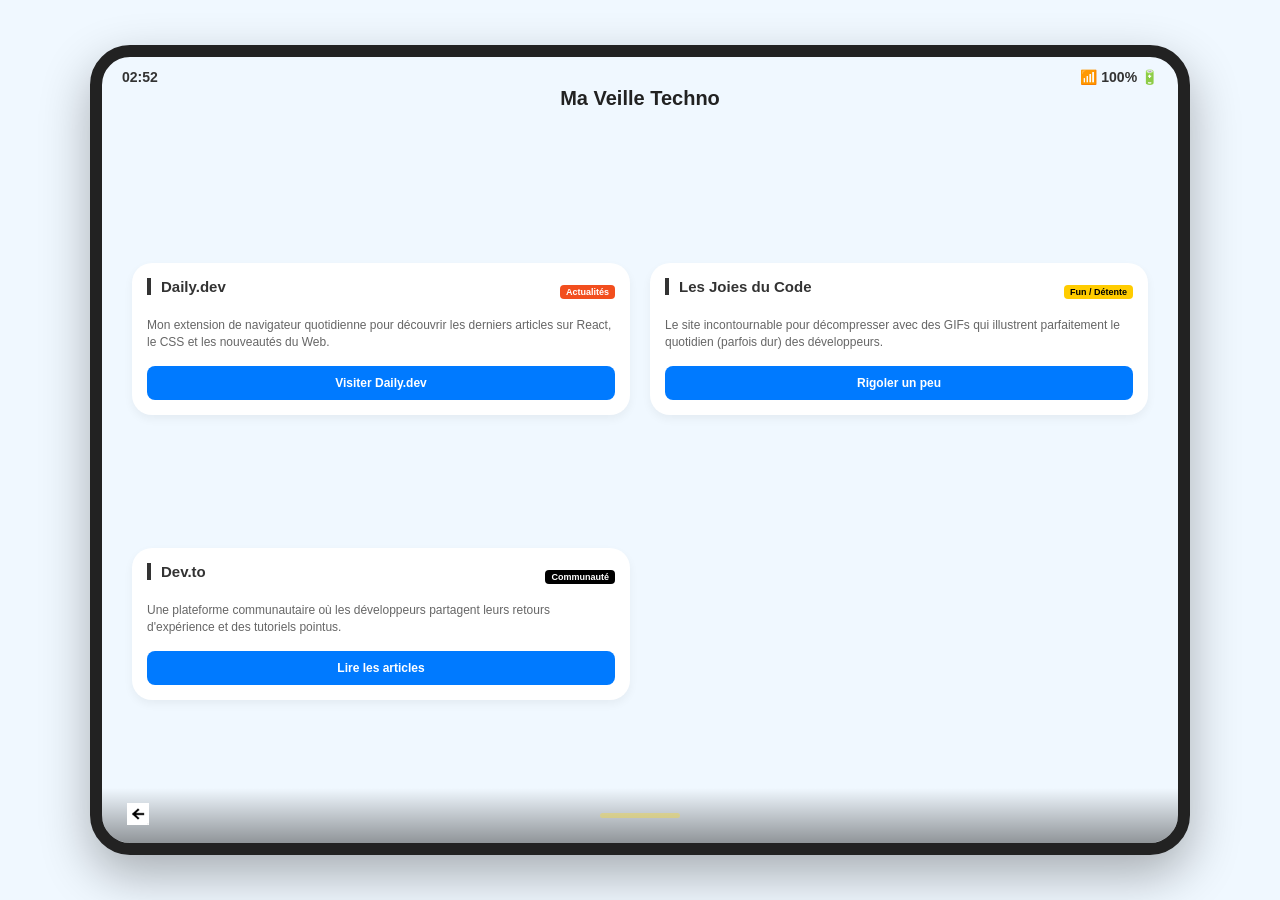
<file: veille.html>
<!DOCTYPE html>
<html lang="fr">
<head>
    <meta charset="UTF-8">
    <meta name="viewport" content="width=device-width, initial-scale=1.0">
    <title>Veille Techno - Eloise Robert</title>
    <link rel="stylesheet" href="styles.css">
</head>
<body>
    <main class="phone profile-page">
        <header class="fixed-ui">
            <div class="status-bar dark-text">
                <span id="clock">00:00</span>
                <div class="status-icons">
                    <span>📶</span>
                    <span>100% 🔋</span>
                </div>
            </div>
        </header>

        <article class="content-scroll">
            <h1 class="page-title">Ma Veille Techno</h1>

            <section class="project-card">
                <div class="project-header">
                    <h2>Daily.dev</h2>
                    <span class="badge tech-news">Actualités</span>
                </div>
                <p class="project-desc">Mon extension de navigateur quotidienne pour découvrir les derniers articles sur React, le CSS et les nouveautés du Web.</p>
                <a href="https://daily.dev" target="_blank" class="download-btn">Visiter Daily.dev</a>
            </section>

            <section class="project-card">
                <div class="project-header">
                    <h2>Les Joies du Code</h2>
                    <span class="badge tech-fun">Fun / Détente</span>
                </div>
                <p class="project-desc">Le site incontournable pour décompresser avec des GIFs qui illustrent parfaitement le quotidien (parfois dur) des développeurs.</p>
                <a href="https://lesjoiesducode.fr" target="_blank" class="download-btn">Rigoler un peu</a>
            </section>

            <section class="project-card">
                <div class="project-header">
                    <h2>Dev.to</h2>
                    <span class="badge tech-community">Communauté</span>
                </div>
                <p class="project-desc">Une plateforme communautaire où les développeurs partagent leurs retours d'expérience et des tutoriels pointus.</p>
                <a href="https://dev.to" target="_blank" class="download-btn">Lire les articles</a>
            </section>
        </article>

        <footer class="phone-footer">
            <button type="button" class="back-button" onclick="window.history.back()">
                <img src="img/retour.webp" alt="Retour">
            </button>
            <a href="index.html" class="home-button">
                <div class="home-bar"></div>
            </a>
        </footer>
    </main>
    <script src="script.js"></script>
</body>
</html>
</file>
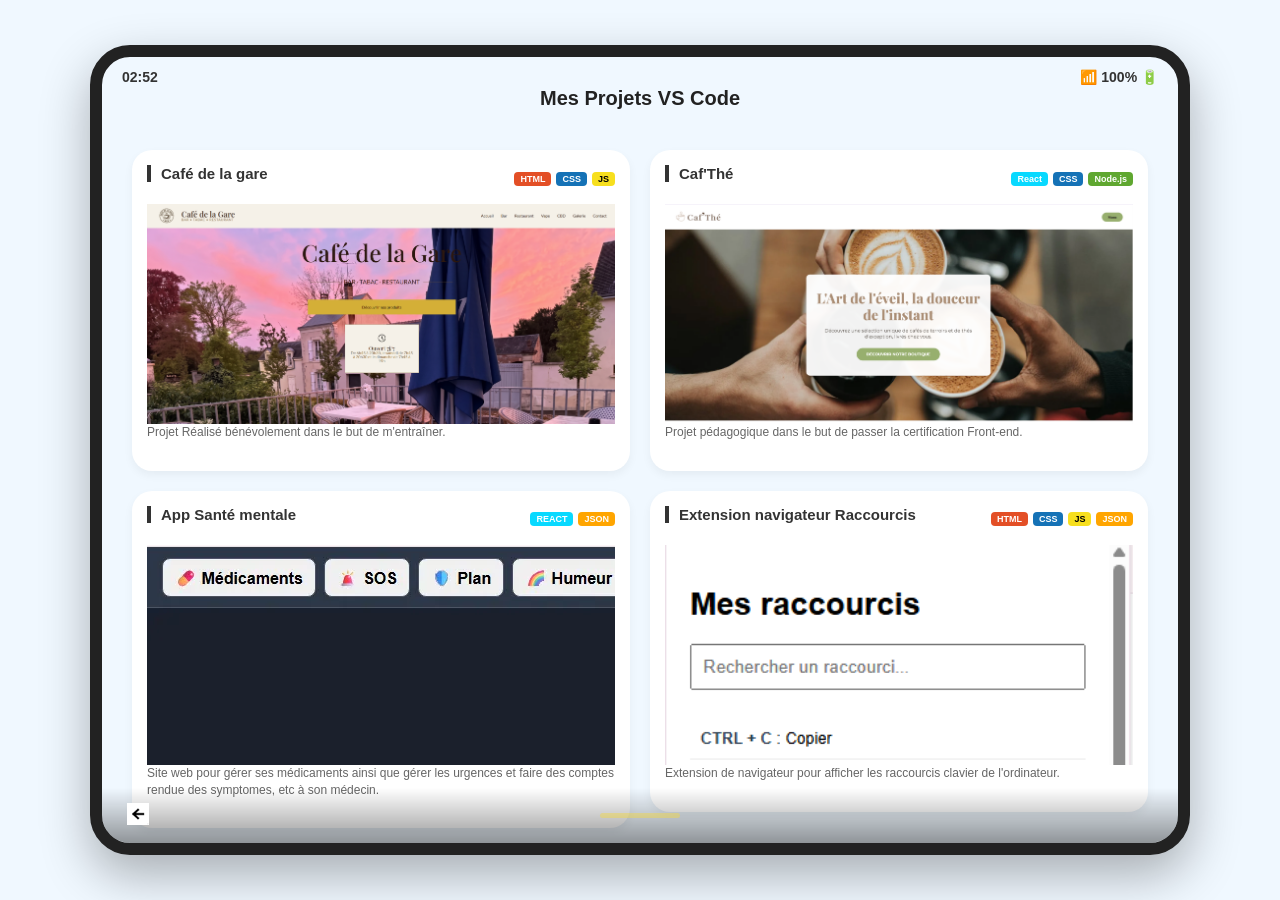
<file: vscode.html>
<!DOCTYPE html>
<html lang="fr">
<head>
    <meta charset="UTF-8">
    <meta name="viewport" content="width=device-width, initial-scale=1.0">
    <title>Projets Code - Eloise Robert</title>
    <link rel="stylesheet" href="styles.css">
</head>
<body>
    <main class="phone profile-page">
        <header class="fixed-ui">
            <div class="status-bar dark-text">
                <span id="clock">00:00</span>
                <div class="status-icons">
                    <span>📶</span>
                    <span>100% 🔋</span>
                </div>
            </div>
        </header>

        <article class="content-scroll">
            <h1 class="page-title">Mes Projets VS Code</h1>

            <section class="project-card">
                <div class="project-header">
                    <h2>Café de la gare</h2>
                    <div class="tech-badges">
                        <span class="badge html">HTML</span>
                        <span class="badge css">CSS</span>
                        <span class="badge js">JS</span>
                    </div>
                </div>
                
                <div class="web-preview">
                    <img src="img/cafedelagare.png" alt="Aperçu du site Café de la gare" class="site-img">
                    <div class="project-actions">
                        <a href="https://github.com/elo41flo/Caf-de-la-gare" target="_blank" class="action-btn code">💻 Voir le code front-end</a>
                        <a href="https://cafedelagaremer.vercel.app/" target="_blank" class="action-btn live">🌐 Voir le site</a>
                    </div>
                </div>
                <p class="project-desc">Projet Réalisé bénévolement dans le but de m'entraîner.</p>
            </section>

            <section class="project-card">
                <div class="project-header">
                    <h2>Caf'Thé</h2>
                    <div class="tech-badges">
                        <span class="badge react">React</span>
                        <span class="badge css">CSS</span>
                        <span class="badge node_js">Node.js</span>
                    </div>
                </div>
                
                <div class="web-preview">
                    <img src="img/cafthe.png" alt="Aperçu du site Caf'Thé" class="site-img">
                    <div class="project-actions">
                        <a href="https://github.com/elo41flo/cafthe" target="_blank" class="action-btn code">💻 Voir le code front-end</a>
                        <a href="https://github.com/elo41flo/cafthe-back" target="_blank" class="action-btn code">💻 Voir le code back-end</a>
                    </div>
                </div>
                <p class="project-desc">Projet pédagogique dans le but de passer la certification Front-end.</p>
            </section>

            <section class="project-card">
                <div class="project-header">
                    <h2>App Santé mentale</h2>
                    <div class="tech-badges">
                        <span class="badge react">REACT</span>
                        <span class="badge json">JSON</span>
                    </div>
                </div>
                
                <div class="web-preview">
                    <img src="img/app-sante-mentale.webp" alt="Aperçu du app-santé-mentale class="site-img">
                    <div class="project-actions">
                        <a href="https://app-sante-mentale.vercel.app/" target="_blank" class="action-btn live">🌐 Voir le site</a>
                        <a href="https://github.com/elo41flo/app-sante-mentale" target="_blank" class="action-btn code">💻 Voir le code</a>
                    </div>
                </div>
                <p class="project-desc">Site web pour gérer ses médicaments ainsi que gérer les urgences et faire des comptes rendue des symptomes, etc à son médecin.</p>
            </section>

            <section class="project-card">
                <div class="project-header">
                    <h2>Extension navigateur Raccourcis</h2>
                    <div class="tech-badges">
                        <span class="badge html">HTML</span>
                        <span class="badge css">CSS</span>
                        <span class="badge js">JS</span>
                        <span class="badge json">JSON</span>
                    </div>
                </div>
                
                <div class="web-preview">
                    <img src="img/raccourcis.png" alt="Aperçu du site Fleur de Pau" class="site-img">
                    <div class="project-actions">
                        <a href="https://github.com/elo41flo/extensions_navigateurs/tree/main/Raccourcis" target="_blank" class="action-btn code">💻 Voir le code et installer l'extension</a>
                    </div>
                </div>
                <p class="project-desc">Extension de navigateur pour afficher les raccourcis clavier de l'ordinateur.</p>
            </section>

            <section class="project-card">
                <div class="project-header">
                    <h2>Fleur de Pau</h2>
                    <div class="tech-badges">
                        <span class="badge html">HTML</span>
                        <span class="badge css">CSS</span>
                        <span class="badge js">JS</span>
                        <span class="badge node_js">node.js</span>
                    </div>
                </div>
                
                <div class="web-preview">
                    <img src="img/fleurdepau.webp" alt="Aperçu du site Fleur de Pau" class="site-img">
                    <div class="project-actions">
                        <a href="https://www.fleurdepau.fr" target="_blank" class="action-btn live">🌐 Voir le site</a>
                        <a href="https://github.com/elo41flo/FleurdePau" target="_blank" class="action-btn code">💻 Voir le code</a>
                    </div>
                </div>
                <p class="project-desc">Site e-commerce fait pour une micro-entreprise dans l'unique but de m'entraîner.</p>
            </section>

            <section class="project-card">
                <div class="project-header">
                    <h2>CV avec React</h2>
                    <div class="tech-badges">
                        <span class="badge react">React</span>
                    </div>
                </div>
                
                <div class="web-preview">
                    <img src="img/cv_react.webp" alt="Aperçu" class="site-img">
                    <div class="project-actions">
                        <a href="https://elo41flo.github.io/cv_eloise_robert/" target="_blank" class="action-btn live">🌐 Voir le site</a>
                        <a href="https://github.com/elo41flo/cv_eloise_robert" target="_blank" class="action-btn code">💻 Voir le code</a>
                    </div>
                </div>
                <p class="project-desc">Le but de ce projet était simplement d'essayer de faire quelques choses d'utiles avec React, un framwork que je n'avais jamais utilisé avant.</p>
            </section>

            <section class="project-card">
                <div class="project-header">
                    <h2>Encre & Art</h2>
                    <div class="tech-badges">
                        <span class="badge html">HTML</span>
                        <span class="badge css">CSS</span>
                        <span class="badge js">JS</span>
                    </div>
                </div>
                
                <div class="web-preview">
                    <img src="img/encre_et_art.webp" alt="Aperçu" class="site-img">
                    <div class="project-actions">
                        <a href="https://elo41flo.github.io/encre-art/" target="_blank" class="action-btn live">🌐 Voir le site</a>
                        <a href="https://github.com/elo41flo/encre-art" target="_blank" class="action-btn code">💻 Voir le code</a>
                    </div>
                </div>
                <p class="project-desc">Ce projet était un devoir avant la rentrée de la formation pour ne pas perdre la main sur ce qu'on savais déjà faire.</p>
            </section>

            <section class="project-card">
                <div class="project-header">
                    <h2>Elec'Rénov</h2>
                    <div class="tech-badges">
                        <span class="badge html">HTML</span>
                        <span class="badge css">CSS</span>
                        <span class="badge js">JS</span>
                    </div>
                </div>
                
                <div class="web-preview">
                    <img src="img/Elec'Renov.webp" alt="Aperçu" class="site-img">
                    <div class="project-actions">
                        <a href="https://elo41flo.github.io/elo41flo.github.io-elecrenov/" target="_blank" class="action-btn live">🌐 Voir le site</a>
                        <a href="https://github.com/elo41flo/elo41flo.github.io-elecrenov" target="_blank" class="action-btn code">💻 Voir le code</a>
                    </div>
                </div>
                <p class="project-desc">Ce projet était un devoir avant la rentrée de la formation pour ne pas perdre la main sur ce qu'on savais déjà faire.</p>
            </section>
        </article>

        <footer class="phone-footer">
            <button type="button" class="back-button" onclick="window.history.back()">
                <img src="img/retour.webp" alt="Retour">
            </button>
            <a href="index.html" class="home-button">
                <div class="home-bar"></div>
            </a>
        </footer>
    </main>
    <script src="script.js"></script>
</body>
</html>
</file>
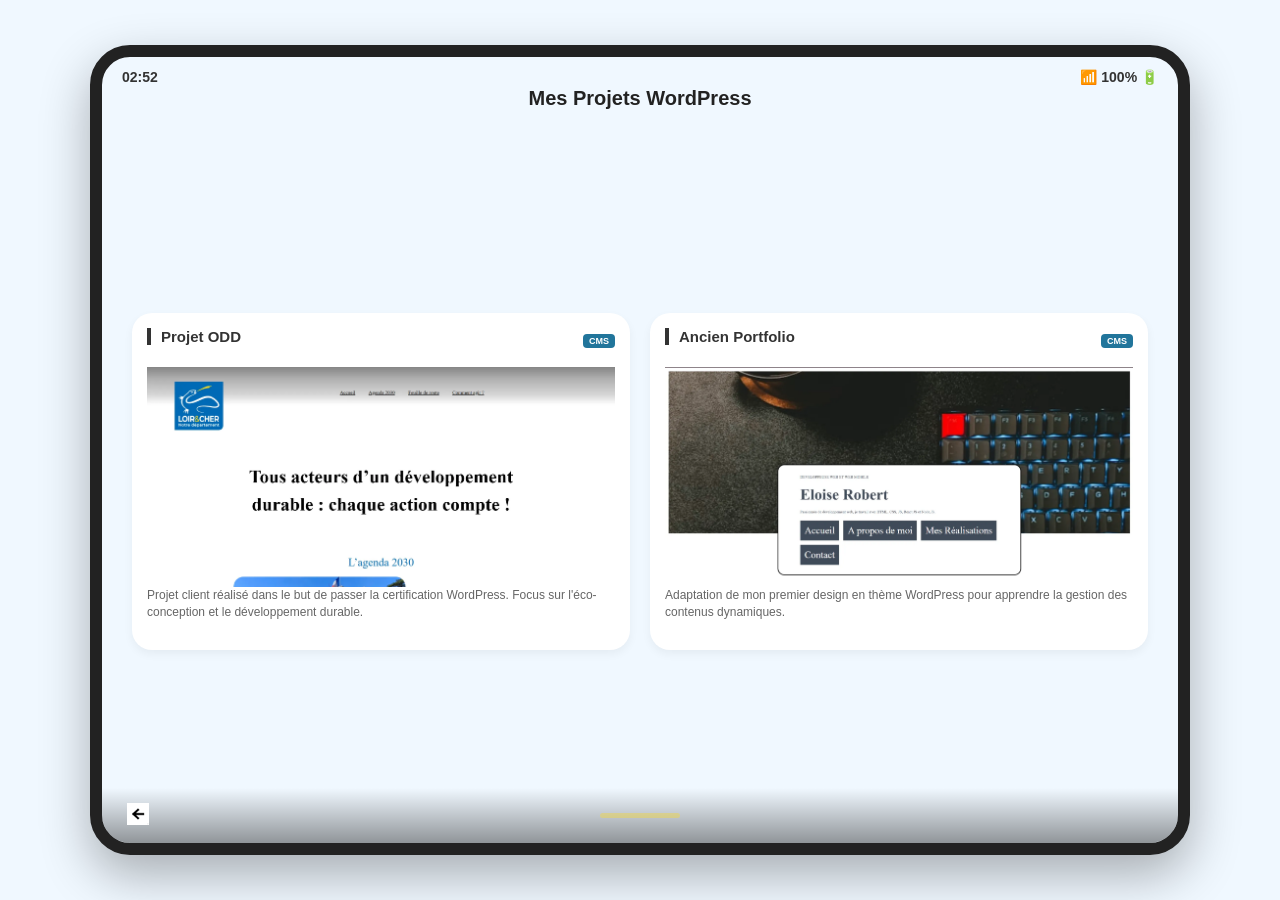
<file: wordpress.html>
<!DOCTYPE html>
<html lang="fr">
<head>
    <meta charset="UTF-8">
    <meta name="viewport" content="width=device-width, initial-scale=1.0">
    <title>Projets WordPress - Eloise Robert</title>
    <link rel="stylesheet" href="styles.css">
</head>
<body>
    <main class="phone profile-page">
        <header class="fixed-ui">
            <div class="status-bar dark-text">
                <span id="clock">00:00</span>
                <div class="status-icons">
                    <span>📶</span>
                    <span>100% 🔋</span>
                </div>
            </div>
        </header>

        <article class="content-scroll">
            <h1 class="page-title">Mes Projets WordPress</h1>

            <section class="project-card">
                <div class="project-header">
                    <h2>Projet ODD</h2>
                    <span class="badge wp-badge">CMS</span>
                </div>
                <div class="web-preview">
                    <img src="img/ODD.webp" alt="Projet ODD" class="site-img">
                    <div class="project-actions">
                        <a href="https://odd-eloise-robert.erobert.dev-campus.fr/" target="_blank" class="action-btn live">🌐 Voir le site</a>
                    </div>
                </div>
                <p class="project-desc">Projet client réalisé dans le but de passer la certification WordPress. Focus sur l'éco-conception et le développement durable.</p>
            </section>

            <section class="project-card">
                <div class="project-header">
                    <h2>Ancien Portfolio</h2>
                    <span class="badge wp-badge">CMS</span>
                </div>
                <div class="web-preview">
                    <img src="img/portfolio_wp.webp" alt="Ancien Portfolio" class="site-img">
                    <div class="project-actions">
                        <a href="https://portfolio.erobert.dev-campus.fr/" target="_blank" class="action-btn live">🌐 Voir le site</a>
                    </div>
                </div>
                <p class="project-desc">Adaptation de mon premier design en thème WordPress pour apprendre la gestion des contenus dynamiques.</p>
            </section>
        </article>

        <footer class="phone-footer">
            <button type="button" class="back-button" onclick="window.history.back()">
                <img src="img/retour.webp" alt="Retour">
            </button>
            <a href="index.html" class="home-button">
                <div class="home-bar"></div>
            </a>
        </footer>
    </main>
    <script src="script.js"></script>
</body>
</html>
</file>
<file: styles.css>
/* --- 1. RESET & BASE --- */
* {
    box-sizing: border-box;
    margin: 0;
    padding: 0;
}

body {
    background-color: aliceblue;
    display: flex;
    justify-content: center;
    align-items: center;
    min-height: 100vh;
    font-family: sans-serif;
}

/* --- 2. LE CHÂSSIS DU TÉLÉPHONE --- */
/* --- LE CHÂSSIS DU TÉLÉPHONE (Standard) --- */
.phone {
    width: 300px; /* On remet la largeur d'origine */
    height: 600px; /* Hauteur fixe pour l'illusion mobile */
    border: 12px solid #222;
    border-radius: 40px;
    background-color: aliceblue;
    position: relative;
    overflow: hidden;
    box-shadow: 0 20px 50px rgba(0, 0, 0, 0.3);
}

/* --- 3. HEADER FIXE (BARRE DE STATUT & TERMINAL) --- */
.fixed-ui {
    position: absolute;
    top: 0;
    width: 100%;
    z-index: 100; /* Toujours au-dessus */
}

.status-bar {
    display: flex;
    justify-content: space-between;
    align-items: center;
    padding: 12px 20px 5px 20px;
    color: white;
    font-size: 14px;
    font-weight: bold;
}

.terminal-bar {
    margin: 15px auto;
    width: 90%;
    background: rgba(0, 0, 0, 0.6);
    backdrop-filter: blur(10px);
    border-radius: 15px;
    padding: 10px;
    display: flex;
    align-items: center;
    border: 1px solid rgba(255, 255, 255, 0.2);
    cursor: pointer;
}

.terminal-bar .logo {
    height: 20px;
    width: 20px;
    border-radius: 0;
}

.terminal-bar input {
    background: transparent;
    border: none;
    color: white;
    margin-left: 10px;
    outline: none;
    width: 100%;
}

/* Nettoyage des suggestions du terminal */
.suggestions {
    list-style: none; /* Enlève les points noirs */
    position: absolute;
    top: 100%;
    left: 0;
    width: 100%;
    background: rgba(255, 255, 255, 0.98);
    border-radius: 12px;
    overflow: hidden;
    opacity: 0;
    visibility: hidden;
    transform: translateY(-5px);
    transition: 0.3s;
}

.terminal-bar:focus-within .suggestions {
    opacity: 1;
    visibility: visible;
    transform: translateY(5px);
}

.suggestions li button {
    width: 100%;
    padding: 12px;
    border: none;
    background: none;
    text-align: left;
    cursor: pointer;
    border-bottom: 1px solid #eee;
}

/* --- 4. SYSTÈME DE SWIPE (PAGES) --- */
.screen {
    width: 100%;
    height: 100%;
    overflow-x: auto;
    scroll-snap-type: x mandatory;
    scrollbar-width: none; /* Firefox */
}
.screen::-webkit-scrollbar { display: none; } /* Chrome/Safari */

.pages-container {
    display: flex;
    height: 100%;
    width: 200%; /* Pour 2 pages */
}

.page {
    width: 50%; /* 100% de l'écran du téléphone */
    height: 100%;
    scroll-snap-align: start;
    padding-top: 130px; /* Décale les icônes sous le terminal */
}

/* Fond d'écran uniquement sur l'accueil */
#home {
    background: url('img/fond_ecran.webp') no-repeat center center;
    background-size: cover;
}

#page2 {
    background: url('img/fond_ecran.webp') no-repeat center center;
    background-size: cover;
}

/* --- 5. GRILLE D'ICÔNES --- */
.page nav ul {
    list-style: none; /* Enlève les points noirs sur les icônes */
    display: grid;
    grid-template-columns: repeat(3, 1fr);
    gap: 20px;
    padding: 20px;
}

.page nav ul li a {
    text-decoration: none;
    display: flex;
    flex-direction: column;
    align-items: center;
    color: white;
    font-size: 11px;
    text-align: center;
}

.page .logo {
    width: 60px;
    height: 60px;
    border-radius: 15px;
    margin-bottom: 8px;
    object-fit: cover;
}

/* --- 6. FOOTER & INDICATEURS --- */
.page-indicator {
    position: absolute;
    bottom: 70px;
    width: 100%;
    display: flex;
    justify-content: center;
    gap: 8px;
    /* Supprime pointer-events: none; pour autoriser le clic */
    z-index: 110; 
}

.dot { 
    width: 10px; /* Un peu plus grand pour faciliter le clic */
    height: 10px; 
    background: rgba(255, 255, 255, 0.4); 
    border-radius: 50%; 
    border: none; /* Reset style bouton */
    cursor: pointer;
    transition: background 0.3s, transform 0.2s;
}

.dot:hover {
    transform: scale(1.2);
    background: rgba(255, 255, 255, 0.6);
}

.dot.active { 
    background: white; 
}

.phone-footer {
    position: absolute;
    bottom: 0;
    width: 100%;
    height: 55px;
    display: flex;
    align-items: center;
    justify-content: center;
    background: linear-gradient(transparent, rgba(0,0,0,0.4));
    z-index: 100;
}

.back-button {
    background: none; /* Supprime le carré blanc */
    border: none;
    cursor: pointer;
    position: absolute;
    left: 25px;
}

.back-button img {
    height: 22px;
    filter: invert(1); /* Rend l'icône undo-alt blanche */
}

/* Supprime les anciennes versions et colle celle-ci tout à la fin de ton CSS */
.home-button {
    display: flex;
    justify-content: center;
    align-items: center;
    width: 100px;
    height: 40px;
    cursor: pointer;
    z-index: 110;
}

.home-bar {
    width: 80px;
    height: 5px;
    background-color: rgba(238, 214, 81, 0.5);
    border-radius: 10px;
    transition: all 0.3s ease;
    pointer-events: none; /* Permet au clic de traverser la div pour atteindre le lien <a> */
}

.home-button:hover .home-bar {
    background-color: #e4c61f !important;
    width: 100px;
    box-shadow: 0 0 15px rgba(251, 255, 0, 0.8);
}

/* --- CONFIGURATION PAGE PROFIL --- */
.profile-page {
    background-color: aliceblue !important; /* */
}

.dark-text {
    color: #333 !important; /* Barre de statut visible sur fond clair */
}

.content-scroll {
    height: 100%;
    overflow-y: auto; /* Scroll vertical */
    padding: 80px 15px 100px 15px; /* Espace pour header et footer */
}

/* CARTE À PROPOS */
.profile-card {
    background: white;
    border-radius: 20px;
    padding: 20px;
    text-align: center;
    box-shadow: 0 4px 15px rgba(0,0,0,0.05);
    margin-bottom: 20px;
}

.profile-pic {
    width: 70px;
    height: 100px;
    border-radius: 25px;
    margin-bottom: 10px;
    border: 3px solid aliceblue;
}

.bio-text {
    font-size: 13px;
    color: #555;
    line-height: 1.5;
    text-align: left;
}

/* SECTIONS COMMUNES */
.info-section {
    margin-bottom: 25px;
}

.info-section h2 {
    font-size: 16px;
    margin-bottom: 12px;
    color: #222;
    padding-left: 5px;
}

/* VISUEL CV */
.cv-preview {
    position: relative;
    border-radius: 10px;
    overflow: hidden;
    border: 1px solid #ddd;
    margin-bottom: 10px;
}

.cv-img {
    width: 100%;
    display: block;
    transition: transform 0.3s;
}

.overlay {
    position: absolute;
    top: 0; left: 0; width: 100%; height: 100%;
    background: rgba(0,0,0,0.4);
    color: white;
    display: flex;
    justify-content: center;
    align-items: center;
    opacity: 0;
    transition: 0.3s;
}

.cv-preview:hover .overlay { opacity: 1; }
.cv-preview:hover .cv-img { transform: scale(1.05); }

.download-btn {
    display: block;
    background: #222;
    color: white;
    text-decoration: none;
    text-align: center;
    padding: 10px;
    border-radius: 8px;
    font-size: 12px;
    font-weight: bold;
}

/* GRILLE SKILLS */
.skills-grid {
    display: flex;
    flex-wrap: wrap;
    gap: 8px;
}

.skills-grid span {
    background: #e1e8ed;
    color: #333;
    padding: 5px 10px;
    border-radius: 15px;
    font-size: 11px;
    font-weight: 500;
}

/* SOFT SKILLS */
.soft-skills-list {
    display: flex;
    flex-direction: column;
    gap: 8px;
}

.pill {
    background: white;
    padding: 10px 15px;
    border-radius: 12px;
    font-size: 13px;
    box-shadow: 0 2px 5px rgba(0,0,0,0.03);
}

/* --- STYLE PAGE PROJETS --- */
.page-title {
    font-size: 20px;
    color: #222;
    margin-bottom: 20px;
    text-align: center;
}

.project-card {
    margin-bottom: 30px;
    padding: 15px;
    background: white;
    border-radius: 20px;
    box-shadow: 0 4px 10px rgba(0,0,0,0.05);
}

.project-card h2 {
    font-size: 16px;
    color: #333;
    margin-bottom: 10px;
    border-left: 4px solid #007AFF; /* Petite barre bleue style iOS */
    padding-left: 10px;
}

.project-desc {
    font-size: 12px;
    color: #666;
    margin-bottom: 15px;
    line-height: 1.4;
}

.iframe-container, .design-box {
    margin-top: 15px;
}

.iframe-container h3, .design-box h3 {
    font-size: 14px;
    color: #666;
    margin-bottom: 8px;
    text-transform: uppercase;
    letter-spacing: 1px;
}

/* Pour arrondir les angles des iframes Figma */
iframe {
    border-radius: 12px;
    display: block;
}

/* --- STYLE DES PROJETS VS CODE --- */

/* En-tête de la carte avec badges */
.project-header {
    display: flex;
    justify-content: space-between;
    align-items: center;
    margin-bottom: 12px;
}

.tech-badges {
    display: flex;
    gap: 5px;
}

.badge {
    font-size: 9px;
    padding: 2px 6px;
    border-radius: 4px;
    font-weight: bold;
    color: white;
}

/* Couleurs des badges par techno */
.html { background: #E34F26; }
.css { background: #1572B6; }
.js { background: #F7DF1E; color: black; }
.node_js {background-color: #5fa730; }
.react {background-color: #08d9ff;}
.json {background-color: orange;}

/* Aperçu et Boutons */
.profile-page .web-preview {
    height: 220px !important;
    min-height: 220px !important;
    max-height: 220px !important;
    width: 100% !important;
    overflow: hidden !important;
    display: block !important;
}

.profile-page .site-img {
    height: 100% !important;
    width: 100% !important;
    min-height: 100% !important;
    object-fit: cover !important;
    object-position: top !important;
}

.project-actions {
    position: absolute;
    bottom: 0;
    width: 100%;
    background: rgba(255, 255, 255, 0.9);
    backdrop-filter: blur(5px);
    display: flex;
    justify-content: space-around;
    padding: 10px 0;
    transform: translateY(100%); /* Caché par défaut */
    transition: transform 0.3s ease;
}

/* On affiche les boutons au clic/survol sur mobile */
.web-preview:active .project-actions,
.web-preview:hover .project-actions {
    transform: translateY(0);
}

.action-btn {
    text-decoration: none;
    font-size: 11px;
    font-weight: bold;
    color: #333;
    padding: 5px 10px;
    border-radius: 5px;
    border: 1px solid #ccc;
    background: white;
}

.action-btn.live:hover { background: #e8f0fe; border-color: #4285f4; }
.action-btn.code:hover { background: #f6f8fa; border-color: #24292e; }

/* Couleur spécifique WordPress */
.wp-badge {
    background-color: #21759b !important;
    color: white;
}

/* On s'assure que les cartes WordPress occupent bien l'espace */
.project-card .web-preview {
    min-height: 150px;
    background-color: #f0f0f0;
}

/* --- COULEURS SEO & AUDIT --- */
.seo-perf { background-color: #0cce6b; } /* Vert Lighthouse */
.seo-acc { background-color: #005a9c; }  /* Bleu Accessibilité */
.seo-ux { background-color: #4285f4; }   /* Bleu Google */
.seo-eco { background-color: #2e7d32; }  /* Vert Éco */

.project-card h2 {
    font-size: 15px;
    border-left: 4px solid #333; /* On change la couleur de la barre pour le SEO */
}

/* --- GITHUB PROFILE LOOK --- */
.github-header {
    text-align: center;
    padding: 20px 0;
}

.gh-avatar {
    width: 70px;
    height: 100px;
    border-radius: 25px;
    margin-bottom: 10px;
    border: 3px solid aliceblue;
}

.gh-username { color: #57606a; font-size: 14px; margin-bottom: 10px; }

.gh-edit-btn {
    display: inline-block;
    padding: 5px 15px;
    border: 1px solid #d0d7de;
    border-radius: 6px;
    background: #f6f8fa;
    color: #24292f;
    text-decoration: none;
    font-size: 12px;
    font-weight: 600;
}

.gh-section { margin: 20px 0; }
.gh-section h3 { font-size: 14px; margin-bottom: 10px; color: #24292f; }

.gh-bio-card, .pin-card {
    background: white;
    border: 1px solid #d0d7de;
    border-radius: 6px;
    padding: 12px;
    font-size: 12px;
}

.gh-graph-img {
    width: 100%;
    border: 1px solid #d0d7de;
    border-radius: 6px;
}

.pinned-grid {
    display: flex;
    flex-direction: column;
    gap: 10px;
}

.pin-title { color: #0969da; font-weight: 600; display: block; margin-bottom: 5px; }

/* --- COULEURS DES LANGAGES GITHUB --- */
.dot {
    width: 12px;
    height: 12px;
    border-radius: 50%;
    display: inline-block;
    margin-right: 5px;
    vertical-align: middle;
}

/* Couleurs officielles GitHub */
.dot.html { background-color: #e34c26; }    /* Orange HTML5 */
.dot.css { background-color: #563d7c; }     /* Violet CSS */
.dot.js { background-color: #f1e05a; }      /* Jaune JS */
.dot.react { background-color: #61dafb; }   /* Bleu React */
.dot.node { background-color: #339933; }    /* Vert Node.js */
.dot.php { background-color: #4F5D95; }     /* Bleu-Violet PHP */

/* Style pour le texte à côté de la pastille */
.pin-lang {
    font-size: 12px;
    color: #57606a;
    display: flex;
    align-items: center;
    margin-top: 8px;
}

/* --- COULEURS VEILLE TECHNO --- */
.tech-news { background-color: #f24e1e; }      /* Rouge/Orange Daily.dev */
.tech-fun { background-color: #ffcc00; color: black; } /* Jaune Humour */
.tech-community { background-color: #000000; } /* Noir Dev.to */

.download-btn {
    margin-top: 15px;
    background: #007AFF; /* Bleu iOS pour les boutons d'action */
    transition: background 0.3s;
}

.download-btn:hover {
    background: #0051a8;
}

/* --- STYLE DES CERTIFICATIONS --- */
.cert-simplon {
    border: 2px solid #ed1c24; /* Couleur Simplon */
    background: linear-gradient(to bottom right, #ffffff, #fff5f5);
}

.cert-sololearn {
    background: linear-gradient(to bottom right, #ffffff, #f9f9f9);
    border-left: 5px solid #333;
}

.cert-footer {
    display: flex;
    justify-content: flex-end;
    margin-top: 10px;
}

.cert-date {
    font-size: 11px;
    color: #888;
    font-weight: bold;
}

.section-subtitle {
    margin-top: 20px;
    font-size: 14px;
    color: #666;
    text-transform: uppercase;
    letter-spacing: 1px;
}

/* --- PLAYLIST VIBE --- */
.spotify-bg {
    background: linear-gradient(to bottom, #1e3a8a, #121212 40%) !important;
}

.playlist-header {
    text-align: center;
    padding-top: 20px;
    color: white;
}

.playlist-cover {
    width: 150px;
    height: 150px;
    margin: 0 auto 15px;
    box-shadow: 0 10px 30px rgba(0,0,0,0.5);
}

.playlist-cover img {
    width: 100%;
    height: 100%;
    object-fit: cover;
    border-radius: 4px;
}

.playlist-info {
    font-size: 12px;
    color: #b3b3b3;
    margin-top: 5px;
}

.play-actions {
    margin: 15px 0;
    display: flex;
    justify-content: center;
}

.play-btn {
    background: #1db954; /* Vert Spotify */
    border: none;
    width: 50px;
    height: 50px;
    border-radius: 50%;
    color: black;
    font-size: 20px;
    cursor: pointer;
}

.song-list {
    list-style: none;
    padding: 0 15px;
}

.song-item {
    display: flex;
    align-items: center;
    padding: 10px 0;
    border-bottom: 1px solid rgba(255,255,255,0.05);
}

.song-info {
    display: flex;
    flex-direction: column;
}

.song-title {
    color: white;
    font-size: 14px;
    font-weight: 500;
}

.song-artist {
    color: #b3b3b3;
    font-size: 12px;
}

/* --- COLORS POUR LA PAGE AUTRES --- */
.pro-badge { background-color: #0078d4; } /* Bleu Microsoft */
.tech-badge { background-color: #444; }    /* Gris Tech */
.fun-badge { background-color: #8257e5; }   /* Violet Gaming */

.gaming-list {
    margin-top: 10px;
    font-size: 13px;
    color: #444;
}

.gaming-list ul {
    list-style: none;
    margin-top: 5px;
    padding-left: 5px;
}

.gaming-list li {
    margin-bottom: 5px;
}

/* --- STYLE PAGE CONTACT --- */
.contact-form {
    display: flex;
    flex-direction: column;
    gap: 15px;
}

.input-group {
    display: flex;
    flex-direction: column;
    gap: 5px;
}

.input-group label {
    font-size: 12px;
    font-weight: bold;
    color: #555;
    padding-left: 5px;
}

.input-group input, .input-group textarea {
    padding: 12px;
    border: 1px solid #ddd;
    border-radius: 10px;
    background: #f9f9f9;
    font-size: 14px;
    outline: none;
    transition: border-color 0.3s;
}

.input-group input:focus, .input-group textarea:focus {
    border-color: #007AFF;
}

.send-btn {
    background: #007AFF;
    color: white;
    border: none;
    padding: 12px;
    border-radius: 10px;
    font-weight: bold;
    cursor: pointer;
    transition: transform 0.2s;
}

.send-btn:active { transform: scale(0.95); }

.contact-links {
    display: flex;
    flex-direction: column;
    gap: 10px;
    margin-top: 20px;
}

.contact-pill {
    display: flex;
    align-items: center;
    gap: 10px;
    background: white;
    padding: 12px 15px;
    border-radius: 12px;
    text-decoration: none;
    color: #333;
    font-size: 13px;
    box-shadow: 0 2px 5px rgba(0,0,0,0.03);
    transition: background 0.3s;
}

.contact-pill:hover { background: #f0f0f0; }

/* Par défaut (Mobile) : Le contenu reste dans le châssis */
.profile-page {
    width: 100%;
}

/* --- Styles pour les pages annexes (Mentions, Plan, Politique) --- */

/* Conteneur principal pour limiter la largeur et centrer le texte */
.legal-container {
    max-width: 800px;
    margin: 40px auto;
    padding: 20px;
    line-height: 1.6; /* Améliore la lisibilité des longs textes */
    font-family: 'Segoe UI', Tahoma, Geneva, Verdana, sans-serif;
    color: #333;
}

/* Titres */
.legal-container h1 {
    color: #2c3e50;
    border-bottom: 2px solid #3498db;
    padding-bottom: 10px;
    margin-bottom: 30px;
    text-align: center;
}

.legal-container h2 {
    color: #2980b9;
    margin-top: 30px;
    font-size: 1.5rem;
}

/* Listes pour le plan du site */
.legal-container ul {
    list-style-type: none;
    padding-left: 0;
}

.legal-container ul li {
    margin-bottom: 10px;
    padding-left: 20px;
    position: relative;
}

/* Petit indicateur visuel devant les liens du plan du site */
.legal-container ul li::before {
    content: "→";
    position: absolute;
    left: 0;
    color: #3498db;
}

/* Style des liens */
.legal-container a {
    color: #3498db;
    text-decoration: none;
    transition: color 0.3s;
}

.legal-container a:hover {
    color: #2c3e50;
    text-decoration: underline;
}

/* Sections de texte */
.legal-container section {
    margin-bottom: 25px;
    background: #f9f9f9;
    padding: 20px;
    border-radius: 8px;
    border-left: 5px solid #3498db;
}

/* Responsive */
@media (max-width: 600px) {
    .legal-container {
        margin: 20px;
        padding: 15px;
    }
}

@media (min-width: 1024px) {
    /* 1. On élargit le conteneur pour le PC */
    main.phone.profile-page {
        width: 95vw !important;
        max-width: 1100px !important;
        height: 90vh !important;
        margin: 5vh auto !important;
    }

    /* 2. La Grille 2x2 Sécurisée */
    .profile-page .content-scroll {
        display: grid !important;
        /* Le minmax(0, 1fr) est le secret : il force l'image à se plier à la grille */
        grid-template-columns: minmax(0, 1fr) minmax(0, 1fr) !important; 
        gap: 20px !important;
        padding: 30px !important;
        align-items: start !important;
    }

    /* 3. On verrouille la hauteur de TOUS les aperçus */
    .profile-page .web-preview {
        height: 180px !important; 
        width: 100% !important;
        overflow: hidden !important;
        position: relative !important;
    }

    /* 4. On force l'image à remplir SANS pousser les murs */
    .profile-page .site-img {
        height: 180px !important;
        width: 100% !important;
        object-fit: cover !important;
        object-position: top !important;
    }

    /* 5. Le titre au-dessus des deux colonnes */
    .profile-page .page-title {
        grid-column: span 2 !important;
    }

    .project-card {
        margin-bottom: 0 !important;
        width: 100% !important;
    }
}
</file>
